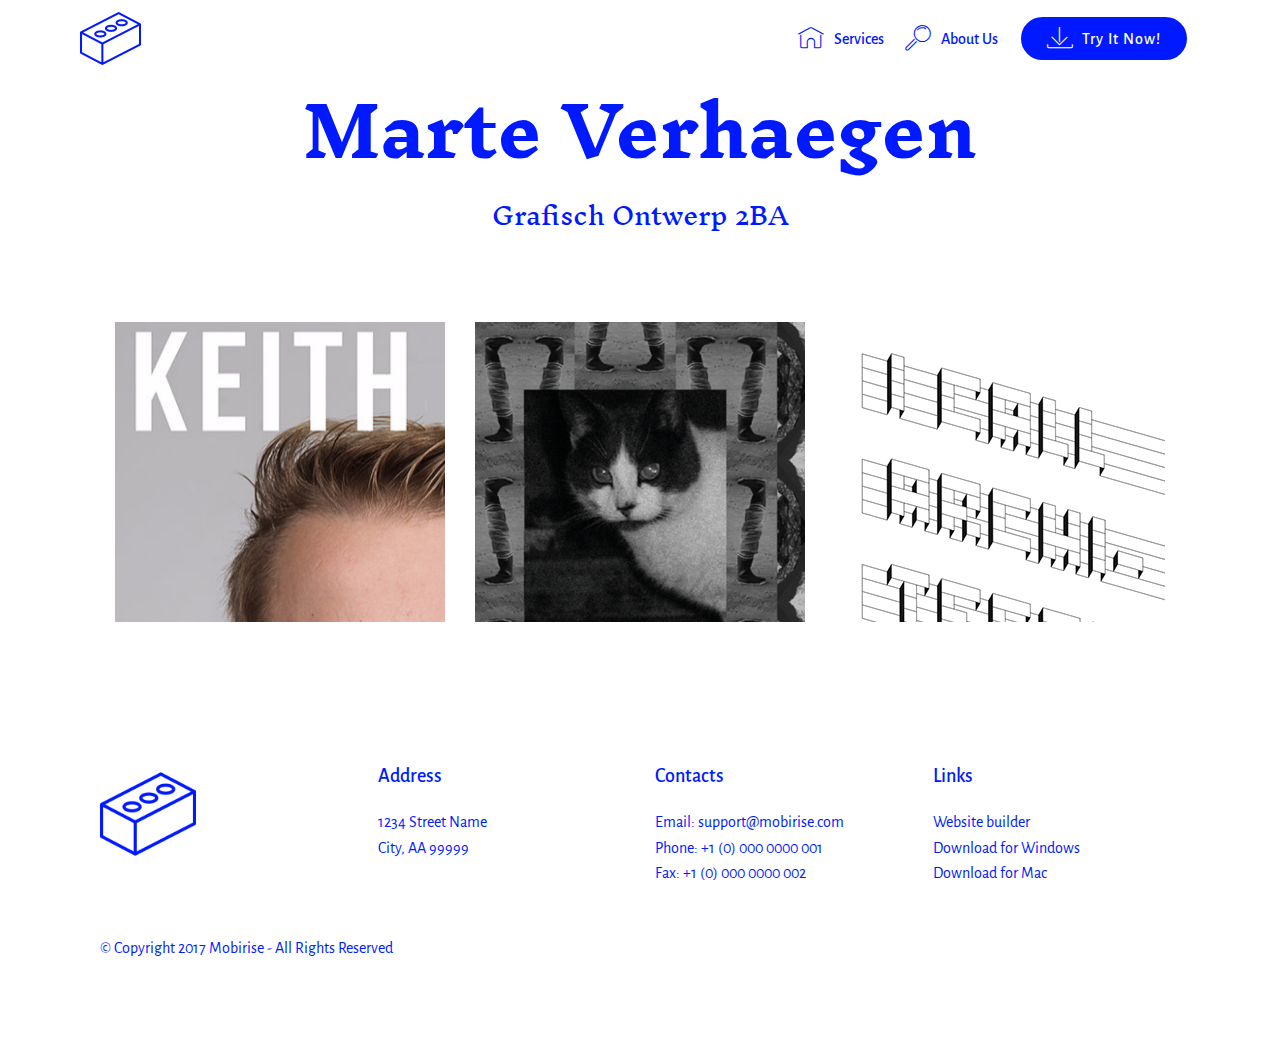
<file: index.html>
<!DOCTYPE html>
<html >
<head>
  <!-- Site made with Mobirise Website Builder v4.8.3, https://mobirise.com -->
  <meta charset="UTF-8">
  <meta http-equiv="X-UA-Compatible" content="IE=edge">
  <meta name="generator" content="Mobirise v4.8.3, mobirise.com">
  <meta name="viewport" content="width=device-width, initial-scale=1, minimum-scale=1">
  <link rel="shortcut icon" href="assets/images/2.svg" type="image/x-icon">
  <meta name="description" content="">
  <title>Home</title>
  <link rel="stylesheet" href="assets/web/assets/mobirise-icons/mobirise-icons.css">
  <link rel="stylesheet" href="assets/tether/tether.min.css">
  <link rel="stylesheet" href="assets/bootstrap/css/bootstrap.min.css">
  <link rel="stylesheet" href="assets/bootstrap/css/bootstrap-grid.min.css">
  <link rel="stylesheet" href="assets/bootstrap/css/bootstrap-reboot.min.css">
  <link rel="stylesheet" href="assets/socicon/css/styles.css">
  <link rel="stylesheet" href="assets/dropdown/css/style.css">
  <link rel="stylesheet" href="assets/theme/css/style.css">
  <link rel="stylesheet" href="assets/mobirise/css/mbr-additional.css" type="text/css">
  
  
  
</head>
<body>
  <section class="menu cid-qTkzRZLJNu" once="menu" id="menu1-0">

    

    <nav class="navbar navbar-expand beta-menu navbar-dropdown align-items-center navbar-fixed-top navbar-toggleable-sm">
        <button class="navbar-toggler navbar-toggler-right" type="button" data-toggle="collapse" data-target="#navbarSupportedContent" aria-controls="navbarSupportedContent" aria-expanded="false" aria-label="Toggle navigation">
            <div class="hamburger">
                <span></span>
                <span></span>
                <span></span>
                <span></span>
            </div>
        </button>
        <div class="menu-logo">
            <div class="navbar-brand">
                <span class="navbar-logo">
                    <a href="https://mobirise.com">
                         <img src="assets/images/brick-copy-122x122.png" alt="Mobirise" title="" style="height: 3.8rem;">
                    </a>
                </span>
                <span class="navbar-caption-wrap"><a class="navbar-caption text-primary display-4" href="https://mobirise.com"></a></span>
            </div>
        </div>
        <div class="collapse navbar-collapse" id="navbarSupportedContent">
            <ul class="navbar-nav nav-dropdown" data-app-modern-menu="true"><li class="nav-item">
                    <a class="nav-link link text-primary display-4" href="https://mobirise.com">
                        <span class="mbri-home mbr-iconfont mbr-iconfont-btn"></span>
                        Services
                    </a>
                </li>
                <li class="nav-item">
                    <a class="nav-link link text-primary display-4" href="https://mobirise.com">
                        <span class="mbri-search mbr-iconfont mbr-iconfont-btn"></span>
                        About Us
                    </a>
                </li></ul>
            <div class="navbar-buttons mbr-section-btn">
                <a class="btn btn-sm btn-primary display-4" href="https://mobirise.com">
                    <span class="mbri-save mbr-iconfont mbr-iconfont-btn "></span>
                    Try It Now!
                </a>
            </div>
        </div>
    </nav>
</section>

<section class="engine"><a href="https://mobiri.se/t">free amp template</a></section><section class="cid-r4LBLuCfRH" id="header2-6">

    

    

    <div class="container align-center">
        <div class="row justify-content-md-center">
            <div class="mbr-white col-md-10">
                <h1 class="mbr-section-title mbr-bold pb-3 mbr-fonts-style display-1">Marte Verhaegen</h1>
                
                <p class="mbr-text pb-3 mbr-fonts-style display-5">
                    Grafisch Ontwerp 2BA</p>
                
            </div>
        </div>
    </div>
    
</section>

<section class="features15 cid-r4LCFZqZFH" id="features15-a">

    

    
    <div class="container">
        
        

        <div class="media-container-row container pt-5 mt-2">

            <div class="col-12 col-md-6 mb-4 col-lg-4">
                <div class="card flip-card p-5 align-center">
                    <div class="card-front card_cont">
                        <img src="assets/images/1-1-620x877.jpg" alt="Mobirise" title="">
                    </div>
                    <div class="card_back card_cont">
                        <h4 class="card-title display-5 py-2 mbr-fonts-style"><a href="page1.html" class="text-white">
                            Blind Date</a></h4>
                        <p class="mbr-text mbr-fonts-style display-7"></p><p><a href="page1.html"></a>In duo ontwerp je een diptiek, het tweeluik moet zichtbaar maken of jullie combinatie een match of een mismatch is. Elke poster bevat een portret + naam van de persoon in kwestie, gecombineerd met een slagzin of woord die de match of de mismatch duidelijk maakt.</p><p></p>
                    </div>
                </div>
            </div>

            <div class="col-12 col-md-6 mb-4 col-lg-4">
                
                <div class="card flip-card p-5 align-center">
                    <div class="card-front card_cont">
                        <img src="assets/images/schermafbeelding-2018-10-01-om-22.08.37-785x569.png" alt="Mobirise" title="">
                    </div>
                    <div class="card_back card_cont">
                        <h4 class="card-title py-2 mbr-fonts-style display-5">
                            Abecedarium</h4>
                        <p class="mbr-text mbr-fonts-style display-7">Een publicatie van 28 pagina’s, waarbij op elke pagina één letter behandeld wordt.</p>
                    </div>
                </div>
            </div>
            
            <div class="col-12 col-md-6 mb-4 col-lg-4">
                <div class="card flip-card p-5 align-center">
                    <div class="card-front card_cont">
                        <img src="assets/images/schermafbeelding-2018-10-01-om-22.04.19-448x650.png" alt="Mobirise" title="">
                    </div>
                    <div class="card_back card_cont">
                        <h4 class="card-title py-2 mbr-fonts-style display-5">Words are but the signs of ideas</h4>
                        <p class="mbr-text mbr-fonts-style display-7">
                            Geef vorm aan een quote.</p>
                    </div>
                </div> 
            </div>

            
        </div>
</div></section>

<section class="cid-qTkAaeaxX5" id="footer1-2">

    

    

    <div class="container">
        <div class="media-container-row content text-white">
            <div class="col-12 col-md-3">
                <div class="media-wrap">
                    <a href="https://mobirise.com/">
                        <img src="assets/images/brick-copy-122x122.png" alt="Mobirise" title="">
                    </a>
                </div>
            </div>
            <div class="col-12 col-md-3 mbr-fonts-style display-7">
                <h5 class="pb-3">
                    Address
                </h5>
                <p class="mbr-text">
                    1234 Street Name
                    <br>City, AA 99999
                </p>
            </div>
            <div class="col-12 col-md-3 mbr-fonts-style display-7">
                <h5 class="pb-3">
                    Contacts
                </h5>
                <p class="mbr-text">
                    Email: support@mobirise.com
                    <br>Phone: +1 (0) 000 0000 001
                    <br>Fax: +1 (0) 000 0000 002
                </p>
            </div>
            <div class="col-12 col-md-3 mbr-fonts-style display-7">
                <h5 class="pb-3">
                    Links
                </h5>
                <p class="mbr-text">
                    <a class="text-primary" href="https://mobirise.com/">Website builder</a>
                    <br><a class="text-primary" href="https://mobirise.com/mobirise-free-win.zip">Download for Windows</a>
                    <br><a class="text-primary" href="https://mobirise.com/mobirise-free-mac.zip">Download for Mac</a>
                </p>
            </div>
        </div>
        <div class="footer-lower">
            <div class="media-container-row">
                <div class="col-sm-12">
                    <hr>
                </div>
            </div>
            <div class="media-container-row mbr-white">
                <div class="col-sm-6 copyright">
                    <p class="mbr-text mbr-fonts-style display-7">
                        © Copyright 2017 Mobirise - All Rights Reserved
                    </p>
                </div>
                <div class="col-md-6">
                    <div class="social-list align-right">
                        <div class="soc-item">
                            <a href="https://twitter.com/mobirise" target="_blank">
                                <span class="socicon-twitter socicon mbr-iconfont mbr-iconfont-social"></span>
                            </a>
                        </div>
                        <div class="soc-item">
                            <a href="https://www.facebook.com/pages/Mobirise/1616226671953247" target="_blank">
                                <span class="socicon-facebook socicon mbr-iconfont mbr-iconfont-social"></span>
                            </a>
                        </div>
                        <div class="soc-item">
                            <a href="https://www.youtube.com/c/mobirise" target="_blank">
                                <span class="socicon-youtube socicon mbr-iconfont mbr-iconfont-social"></span>
                            </a>
                        </div>
                        <div class="soc-item">
                            <a href="https://instagram.com/mobirise" target="_blank">
                                <span class="socicon-instagram socicon mbr-iconfont mbr-iconfont-social"></span>
                            </a>
                        </div>
                        <div class="soc-item">
                            <a href="https://plus.google.com/u/0/+Mobirise" target="_blank">
                                <span class="socicon-googleplus socicon mbr-iconfont mbr-iconfont-social"></span>
                            </a>
                        </div>
                        <div class="soc-item">
                            <a href="https://www.behance.net/Mobirise" target="_blank">
                                <span class="socicon-behance socicon mbr-iconfont mbr-iconfont-social"></span>
                            </a>
                        </div>
                    </div>
                </div>
            </div>
        </div>
    </div>
</section>


  <script src="assets/web/assets/jquery/jquery.min.js"></script>
  <script src="assets/popper/popper.min.js"></script>
  <script src="assets/tether/tether.min.js"></script>
  <script src="assets/bootstrap/js/bootstrap.min.js"></script>
  <script src="assets/dropdown/js/script.min.js"></script>
  <script src="assets/touchswipe/jquery.touch-swipe.min.js"></script>
  <script src="assets/mbr-flip-card/mbr-flip-card.js"></script>
  <script src="assets/smoothscroll/smooth-scroll.js"></script>
  <script src="assets/theme/js/script.js"></script>
  
  
</body>
</html>
</file>
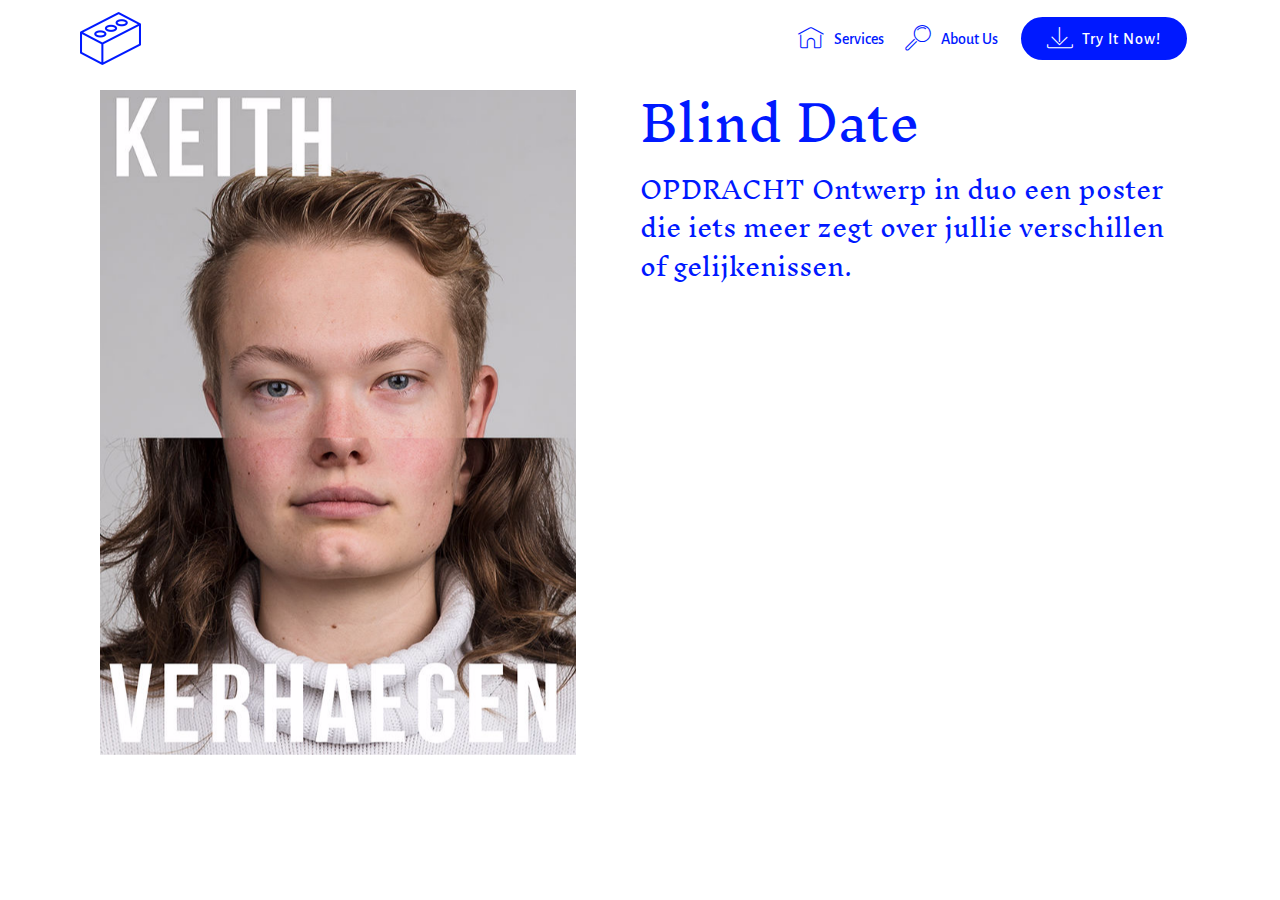
<file: page1.html>
<!DOCTYPE html>
<html >
<head>
  <!-- Site made with Mobirise Website Builder v4.8.3, https://mobirise.com -->
  <meta charset="UTF-8">
  <meta http-equiv="X-UA-Compatible" content="IE=edge">
  <meta name="generator" content="Mobirise v4.8.3, mobirise.com">
  <meta name="viewport" content="width=device-width, initial-scale=1, minimum-scale=1">
  <link rel="shortcut icon" href="assets/images/2.svg" type="image/x-icon">
  <meta name="description" content="Website Builder Description">
  <title>Blind Date</title>
  <link rel="stylesheet" href="assets/web/assets/mobirise-icons/mobirise-icons.css">
  <link rel="stylesheet" href="assets/tether/tether.min.css">
  <link rel="stylesheet" href="assets/bootstrap/css/bootstrap.min.css">
  <link rel="stylesheet" href="assets/bootstrap/css/bootstrap-grid.min.css">
  <link rel="stylesheet" href="assets/bootstrap/css/bootstrap-reboot.min.css">
  <link rel="stylesheet" href="assets/dropdown/css/style.css">
  <link rel="stylesheet" href="assets/theme/css/style.css">
  <link rel="stylesheet" href="assets/mobirise/css/mbr-additional.css" type="text/css">
  
  
  
</head>
<body>
  <section class="menu cid-qTkzRZLJNu" once="menu" id="menu1-5">

    

    <nav class="navbar navbar-expand beta-menu navbar-dropdown align-items-center navbar-fixed-top navbar-toggleable-sm">
        <button class="navbar-toggler navbar-toggler-right" type="button" data-toggle="collapse" data-target="#navbarSupportedContent" aria-controls="navbarSupportedContent" aria-expanded="false" aria-label="Toggle navigation">
            <div class="hamburger">
                <span></span>
                <span></span>
                <span></span>
                <span></span>
            </div>
        </button>
        <div class="menu-logo">
            <div class="navbar-brand">
                <span class="navbar-logo">
                    <a href="https://mobirise.com">
                         <img src="assets/images/brick-copy-122x122.png" alt="Mobirise" title="" style="height: 3.8rem;">
                    </a>
                </span>
                <span class="navbar-caption-wrap"><a class="navbar-caption text-primary display-4" href="https://mobirise.com"></a></span>
            </div>
        </div>
        <div class="collapse navbar-collapse" id="navbarSupportedContent">
            <ul class="navbar-nav nav-dropdown" data-app-modern-menu="true"><li class="nav-item">
                    <a class="nav-link link text-primary display-4" href="https://mobirise.com">
                        <span class="mbri-home mbr-iconfont mbr-iconfont-btn"></span>
                        Services
                    </a>
                </li>
                <li class="nav-item">
                    <a class="nav-link link text-primary display-4" href="https://mobirise.com">
                        <span class="mbri-search mbr-iconfont mbr-iconfont-btn"></span>
                        About Us
                    </a>
                </li></ul>
            <div class="navbar-buttons mbr-section-btn">
                <a class="btn btn-sm btn-primary display-4" href="https://mobirise.com">
                    <span class="mbri-save mbr-iconfont mbr-iconfont-btn "></span>
                    Try It Now!
                </a>
            </div>
        </div>
    </nav>
</section>

<section class="engine"><a href="https://mobiri.se">Mobirise</a></section><section class="features11 cid-r5g5FzavtJ" id="features11-6">

    

    

    <div class="container">   
        <div class="col-md-12">
            <div class="media-container-row">
                <div class="mbr-figure" style="width: 50%;">
                    <img src="assets/images/1-1-620x877.jpg" alt="Mobirise" title="">
                </div>
                <div class=" align-left aside-content">
                    <h2 class="mbr-title pt-2 mbr-fonts-style display-2">
                        Blind Date</h2>
                    <div class="mbr-section-text">
                        <p class="mbr-text mb-5 pt-3 mbr-light mbr-fonts-style display-5">OPDRACHT Ontwerp in duo een poster die iets meer zegt over jullie verschillen of gelijkenissen.</p>
                    </div>

                    
                </div>
            </div>
        </div> 
    </div>          
</section>


  <script src="assets/web/assets/jquery/jquery.min.js"></script>
  <script src="assets/popper/popper.min.js"></script>
  <script src="assets/tether/tether.min.js"></script>
  <script src="assets/bootstrap/js/bootstrap.min.js"></script>
  <script src="assets/smoothscroll/smooth-scroll.js"></script>
  <script src="assets/dropdown/js/script.min.js"></script>
  <script src="assets/touchswipe/jquery.touch-swipe.min.js"></script>
  <script src="assets/theme/js/script.js"></script>
  
  
</body>
</html>
</file>
<file: assets/web/assets/mobirise-icons/mobirise-icons.css>
@font-face {
  font-family: 'MobiriseIcons';
  src:  url('mobirise-icons.eot?spat4u');
  src:  url('mobirise-icons.eot?spat4u#iefix') format('embedded-opentype'),
    url('mobirise-icons.ttf?spat4u') format('truetype'),
    url('mobirise-icons.woff?spat4u') format('woff'),
    url('mobirise-icons.svg?spat4u#MobiriseIcons') format('svg');
  font-weight: normal;
  font-style: normal;
}

[class^="mbri-"], [class*=" mbri-"] {
  /* use !important to prevent issues with browser extensions that change fonts */
  font-family: MobiriseIcons !important;
  speak: none;
  font-style: normal;
  font-weight: normal;
  font-variant: normal;
  text-transform: none;
  line-height: 1;

  /* Better Font Rendering =========== */
  -webkit-font-smoothing: antialiased;
  -moz-osx-font-smoothing: grayscale;
}

.mbri-add-submenu:before {
  content: "\e900";
}
.mbri-alert:before {
  content: "\e901";
}
.mbri-align-center:before {
  content: "\e902";
}
.mbri-align-justify:before {
  content: "\e903";
}
.mbri-align-left:before {
  content: "\e904";
}
.mbri-align-right:before {
  content: "\e905";
}
.mbri-android:before {
  content: "\e906";
}
.mbri-apple:before {
  content: "\e907";
}
.mbri-arrow-down:before {
  content: "\e908";
}
.mbri-arrow-next:before {
  content: "\e909";
}
.mbri-arrow-prev:before {
  content: "\e90a";
}
.mbri-arrow-up:before {
  content: "\e90b";
}
.mbri-bold:before {
  content: "\e90c";
}
.mbri-bookmark:before {
  content: "\e90d";
}
.mbri-bootstrap:before {
  content: "\e90e";
}
.mbri-briefcase:before {
  content: "\e90f";
}
.mbri-browse:before {
  content: "\e910";
}
.mbri-bulleted-list:before {
  content: "\e911";
}
.mbri-calendar:before {
  content: "\e912";
}
.mbri-camera:before {
  content: "\e913";
}
.mbri-cart-add:before {
  content: "\e914";
}
.mbri-cart-full:before {
  content: "\e915";
}
.mbri-cash:before {
  content: "\e916";
}
.mbri-change-style:before {
  content: "\e917";
}
.mbri-chat:before {
  content: "\e918";
}
.mbri-clock:before {
  content: "\e919";
}
.mbri-close:before {
  content: "\e91a";
}
.mbri-cloud:before {
  content: "\e91b";
}
.mbri-code:before {
  content: "\e91c";
}
.mbri-contact-form:before {
  content: "\e91d";
}
.mbri-credit-card:before {
  content: "\e91e";
}
.mbri-cursor-click:before {
  content: "\e91f";
}
.mbri-cust-feedback:before {
  content: "\e920";
}
.mbri-database:before {
  content: "\e921";
}
.mbri-delivery:before {
  content: "\e922";
}
.mbri-desktop:before {
  content: "\e923";
}
.mbri-devices:before {
  content: "\e924";
}
.mbri-down:before {
  content: "\e925";
}
.mbri-download:before {
  content: "\e989";
}
.mbri-drag-n-drop:before {
  content: "\e927";
}
.mbri-drag-n-drop2:before {
  content: "\e928";
}
.mbri-edit:before {
  content: "\e929";
}
.mbri-edit2:before {
  content: "\e92a";
}
.mbri-error:before {
  content: "\e92b";
}
.mbri-extension:before {
  content: "\e92c";
}
.mbri-features:before {
  content: "\e92d";
}
.mbri-file:before {
  content: "\e92e";
}
.mbri-flag:before {
  content: "\e92f";
}
.mbri-folder:before {
  content: "\e930";
}
.mbri-gift:before {
  content: "\e931";
}
.mbri-github:before {
  content: "\e932";
}
.mbri-globe:before {
  content: "\e933";
}
.mbri-globe-2:before {
  content: "\e934";
}
.mbri-growing-chart:before {
  content: "\e935";
}
.mbri-hearth:before {
  content: "\e936";
}
.mbri-help:before {
  content: "\e937";
}
.mbri-home:before {
  content: "\e938";
}
.mbri-hot-cup:before {
  content: "\e939";
}
.mbri-idea:before {
  content: "\e93a";
}
.mbri-image-gallery:before {
  content: "\e93b";
}
.mbri-image-slider:before {
  content: "\e93c";
}
.mbri-info:before {
  content: "\e93d";
}
.mbri-italic:before {
  content: "\e93e";
}
.mbri-key:before {
  content: "\e93f";
}
.mbri-laptop:before {
  content: "\e940";
}
.mbri-layers:before {
  content: "\e941";
}
.mbri-left-right:before {
  content: "\e942";
}
.mbri-left:before {
  content: "\e943";
}
.mbri-letter:before {
  content: "\e944";
}
.mbri-like:before {
  content: "\e945";
}
.mbri-link:before {
  content: "\e946";
}
.mbri-lock:before {
  content: "\e947";
}
.mbri-login:before {
  content: "\e948";
}
.mbri-logout:before {
  content: "\e949";
}
.mbri-magic-stick:before {
  content: "\e94a";
}
.mbri-map-pin:before {
  content: "\e94b";
}
.mbri-menu:before {
  content: "\e94c";
}
.mbri-mobile:before {
  content: "\e94d";
}
.mbri-mobile2:before {
  content: "\e94e";
}
.mbri-mobirise:before {
  content: "\e94f";
}
.mbri-more-horizontal:before {
  content: "\e950";
}
.mbri-more-vertical:before {
  content: "\e951";
}
.mbri-music:before {
  content: "\e952";
}
.mbri-new-file:before {
  content: "\e953";
}
.mbri-numbered-list:before {
  content: "\e954";
}
.mbri-opened-folder:before {
  content: "\e955";
}
.mbri-pages:before {
  content: "\e956";
}
.mbri-paper-plane:before {
  content: "\e957";
}
.mbri-paperclip:before {
  content: "\e958";
}
.mbri-photo:before {
  content: "\e959";
}
.mbri-photos:before {
  content: "\e95a";
}
.mbri-pin:before {
  content: "\e95b";
}
.mbri-play:before {
  content: "\e95c";
}
.mbri-plus:before {
  content: "\e95d";
}
.mbri-preview:before {
  content: "\e95e";
}
.mbri-print:before {
  content: "\e95f";
}
.mbri-protect:before {
  content: "\e960";
}
.mbri-question:before {
  content: "\e961";
}
.mbri-quote-left:before {
  content: "\e962";
}
.mbri-quote-right:before {
  content: "\e963";
}
.mbri-refresh:before {
  content: "\e964";
}
.mbri-responsive:before {
  content: "\e965";
}
.mbri-right:before {
  content: "\e966";
}
.mbri-rocket:before {
  content: "\e967";
}
.mbri-sad-face:before {
  content: "\e968";
}
.mbri-sale:before {
  content: "\e969";
}
.mbri-save:before {
  content: "\e96a";
}
.mbri-search:before {
  content: "\e96b";
}
.mbri-setting:before {
  content: "\e96c";
}
.mbri-setting2:before {
  content: "\e96d";
}
.mbri-setting3:before {
  content: "\e96e";
}
.mbri-share:before {
  content: "\e96f";
}
.mbri-shopping-bag:before {
  content: "\e970";
}
.mbri-shopping-basket:before {
  content: "\e971";
}
.mbri-shopping-cart:before {
  content: "\e972";
}
.mbri-sites:before {
  content: "\e973";
}
.mbri-smile-face:before {
  content: "\e974";
}
.mbri-speed:before {
  content: "\e975";
}
.mbri-star:before {
  content: "\e976";
}
.mbri-success:before {
  content: "\e977";
}
.mbri-sun:before {
  content: "\e978";
}
.mbri-sun2:before {
  content: "\e979";
}
.mbri-tablet:before {
  content: "\e97a";
}
.mbri-tablet-vertical:before {
  content: "\e97b";
}
.mbri-target:before {
  content: "\e97c";
}
.mbri-timer:before {
  content: "\e97d";
}
.mbri-to-ftp:before {
  content: "\e97e";
}
.mbri-to-local-drive:before {
  content: "\e97f";
}
.mbri-touch-swipe:before {
  content: "\e980";
}
.mbri-touch:before {
  content: "\e981";
}
.mbri-trash:before {
  content: "\e982";
}
.mbri-underline:before {
  content: "\e983";
}
.mbri-unlink:before {
  content: "\e984";
}
.mbri-unlock:before {
  content: "\e985";
}
.mbri-up-down:before {
  content: "\e986";
}
.mbri-up:before {
  content: "\e987";
}
.mbri-update:before {
  content: "\e988";
}
.mbri-upload:before {
 content: "\e926"; 
}
.mbri-user:before {
  content: "\e98a";
}
.mbri-user2:before {
  content: "\e98b";
}
.mbri-users:before {
  content: "\e98c";
}
.mbri-video:before {
  content: "\e98d";
}
.mbri-video-play:before {
  content: "\e98e";
}
.mbri-watch:before {
  content: "\e98f";
}
.mbri-website-theme:before {
  content: "\e990";
}
.mbri-wifi:before {
  content: "\e991";
}
.mbri-windows:before {
  content: "\e992";
}
.mbri-zoom-out:before {
  content: "\e993";
}
.mbri-redo:before {
  content: "\e994";
}
.mbri-undo:before {
  content: "\e995";
}
</file>
<file: assets/socicon/css/styles.css>
@charset "UTF-8";

@font-face {
  font-family: "socicon";
  src:url("../fonts/socicon.eot");
  src:url("../fonts/socicon.eot?#iefix") format("embedded-opentype"),
    url("../fonts/socicon.woff") format("woff"),
    url("../fonts/socicon.ttf") format("truetype"),
    url("../fonts/socicon.svg#socicon") format("svg");
  font-weight: normal;
  font-style: normal;

}

[data-icon]:before {
  font-family: "socicon" !important;
  content: attr(data-icon);
  font-style: normal !important;
  font-weight: normal !important;
  font-variant: normal !important;
  text-transform: none !important;
  speak: none;
  line-height: 1;
  -webkit-font-smoothing: antialiased;
  -moz-osx-font-smoothing: grayscale;
}

[class^="socicon-"]:before,
[class*=" socicon-"]:before {
  font-family: "socicon" !important;
  font-style: normal !important;
  font-weight: normal !important;
  font-variant: normal !important;
  text-transform: none !important;
  speak: none;
  line-height: 1;
  -webkit-font-smoothing: antialiased;
  -moz-osx-font-smoothing: grayscale;
}

.socicon-modelmayhem:before {
  content: "\e000";
}
.socicon-mixcloud:before {
  content: "\e001";
}
.socicon-drupal:before {
  content: "\e002";
}
.socicon-swarm:before {
  content: "\e003";
}
.socicon-istock:before {
  content: "\e004";
}
.socicon-yammer:before {
  content: "\e005";
}
.socicon-ello:before {
  content: "\e006";
}
.socicon-stackoverflow:before {
  content: "\e007";
}
.socicon-persona:before {
  content: "\e008";
}
.socicon-triplej:before {
  content: "\e009";
}
.socicon-houzz:before {
  content: "\e00a";
}
.socicon-rss:before {
  content: "\e00b";
}
.socicon-paypal:before {
  content: "\e00c";
}
.socicon-odnoklassniki:before {
  content: "\e00d";
}
.socicon-airbnb:before {
  content: "\e00e";
}
.socicon-periscope:before {
  content: "\e00f";
}
.socicon-outlook:before {
  content: "\e010";
}
.socicon-coderwall:before {
  content: "\e011";
}
.socicon-tripadvisor:before {
  content: "\e012";
}
.socicon-appnet:before {
  content: "\e013";
}
.socicon-goodreads:before {
  content: "\e014";
}
.socicon-tripit:before {
  content: "\e015";
}
.socicon-lanyrd:before {
  content: "\e016";
}
.socicon-slideshare:before {
  content: "\e017";
}
.socicon-buffer:before {
  content: "\e018";
}
.socicon-disqus:before {
  content: "\e019";
}
.socicon-vkontakte:before {
  content: "\e01a";
}
.socicon-whatsapp:before {
  content: "\e01b";
}
.socicon-patreon:before {
  content: "\e01c";
}
.socicon-storehouse:before {
  content: "\e01d";
}
.socicon-pocket:before {
  content: "\e01e";
}
.socicon-mail:before {
  content: "\e01f";
}
.socicon-blogger:before {
  content: "\e020";
}
.socicon-technorati:before {
  content: "\e021";
}
.socicon-reddit:before {
  content: "\e022";
}
.socicon-dribbble:before {
  content: "\e023";
}
.socicon-stumbleupon:before {
  content: "\e024";
}
.socicon-digg:before {
  content: "\e025";
}
.socicon-envato:before {
  content: "\e026";
}
.socicon-behance:before {
  content: "\e027";
}
.socicon-delicious:before {
  content: "\e028";
}
.socicon-deviantart:before {
  content: "\e029";
}
.socicon-forrst:before {
  content: "\e02a";
}
.socicon-play:before {
  content: "\e02b";
}
.socicon-zerply:before {
  content: "\e02c";
}
.socicon-wikipedia:before {
  content: "\e02d";
}
.socicon-apple:before {
  content: "\e02e";
}
.socicon-flattr:before {
  content: "\e02f";
}
.socicon-github:before {
  content: "\e030";
}
.socicon-renren:before {
  content: "\e031";
}
.socicon-friendfeed:before {
  content: "\e032";
}
.socicon-newsvine:before {
  content: "\e033";
}
.socicon-identica:before {
  content: "\e034";
}
.socicon-bebo:before {
  content: "\e035";
}
.socicon-zynga:before {
  content: "\e036";
}
.socicon-steam:before {
  content: "\e037";
}
.socicon-xbox:before {
  content: "\e038";
}
.socicon-windows:before {
  content: "\e039";
}
.socicon-qq:before {
  content: "\e03a";
}
.socicon-douban:before {
  content: "\e03b";
}
.socicon-meetup:before {
  content: "\e03c";
}
.socicon-playstation:before {
  content: "\e03d";
}
.socicon-android:before {
  content: "\e03e";
}
.socicon-snapchat:before {
  content: "\e03f";
}
.socicon-twitter:before {
  content: "\e040";
}
.socicon-facebook:before {
  content: "\e041";
}
.socicon-googleplus:before {
  content: "\e042";
}
.socicon-pinterest:before {
  content: "\e043";
}
.socicon-foursquare:before {
  content: "\e044";
}
.socicon-yahoo:before {
  content: "\e045";
}
.socicon-skype:before {
  content: "\e046";
}
.socicon-yelp:before {
  content: "\e047";
}
.socicon-feedburner:before {
  content: "\e048";
}
.socicon-linkedin:before {
  content: "\e049";
}
.socicon-viadeo:before {
  content: "\e04a";
}
.socicon-xing:before {
  content: "\e04b";
}
.socicon-myspace:before {
  content: "\e04c";
}
.socicon-soundcloud:before {
  content: "\e04d";
}
.socicon-spotify:before {
  content: "\e04e";
}
.socicon-grooveshark:before {
  content: "\e04f";
}
.socicon-lastfm:before {
  content: "\e050";
}
.socicon-youtube:before {
  content: "\e051";
}
.socicon-vimeo:before {
  content: "\e052";
}
.socicon-dailymotion:before {
  content: "\e053";
}
.socicon-vine:before {
  content: "\e054";
}
.socicon-flickr:before {
  content: "\e055";
}
.socicon-500px:before {
  content: "\e056";
}
.socicon-wordpress:before {
  content: "\e058";
}
.socicon-tumblr:before {
  content: "\e059";
}
.socicon-twitch:before {
  content: "\e05a";
}
.socicon-8tracks:before {
  content: "\e05b";
}
.socicon-amazon:before {
  content: "\e05c";
}
.socicon-icq:before {
  content: "\e05d";
}
.socicon-smugmug:before {
  content: "\e05e";
}
.socicon-ravelry:before {
  content: "\e05f";
}
.socicon-weibo:before {
  content: "\e060";
}
.socicon-baidu:before {
  content: "\e061";
}
.socicon-angellist:before {
  content: "\e062";
}
.socicon-ebay:before {
  content: "\e063";
}
.socicon-imdb:before {
  content: "\e064";
}
.socicon-stayfriends:before {
  content: "\e065";
}
.socicon-residentadvisor:before {
  content: "\e066";
}
.socicon-google:before {
  content: "\e067";
}
.socicon-yandex:before {
  content: "\e068";
}
.socicon-sharethis:before {
  content: "\e069";
}
.socicon-bandcamp:before {
  content: "\e06a";
}
.socicon-itunes:before {
  content: "\e06b";
}
.socicon-deezer:before {
  content: "\e06c";
}
.socicon-telegram:before {
  content: "\e06e";
}
.socicon-openid:before {
  content: "\e06f";
}
.socicon-amplement:before {
  content: "\e070";
}
.socicon-viber:before {
  content: "\e071";
}
.socicon-zomato:before {
  content: "\e072";
}
.socicon-draugiem:before {
  content: "\e074";
}
.socicon-endomodo:before {
  content: "\e075";
}
.socicon-filmweb:before {
  content: "\e076";
}
.socicon-stackexchange:before {
  content: "\e077";
}
.socicon-wykop:before {
  content: "\e078";
}
.socicon-teamspeak:before {
  content: "\e079";
}
.socicon-teamviewer:before {
  content: "\e07a";
}
.socicon-ventrilo:before {
  content: "\e07b";
}
.socicon-younow:before {
  content: "\e07c";
}
.socicon-raidcall:before {
  content: "\e07d";
}
.socicon-mumble:before {
  content: "\e07e";
}
.socicon-medium:before {
  content: "\e06d";
}
.socicon-bebee:before {
  content: "\e07f";
}
.socicon-hitbox:before {
  content: "\e080";
}
.socicon-reverbnation:before {
  content: "\e081";
}
.socicon-formulr:before {
  content: "\e082";
}
.socicon-instagram:before {
  content: "\e057";
}
.socicon-battlenet:before {
  content: "\e083";
}
.socicon-chrome:before {
  content: "\e084";
}
.socicon-discord:before {
  content: "\e086";
}
.socicon-issuu:before {
  content: "\e087";
}
.socicon-macos:before {
  content: "\e088";
}
.socicon-firefox:before {
  content: "\e089";
}
.socicon-opera:before {
  content: "\e08d";
}
.socicon-keybase:before {
  content: "\e090";
}
.socicon-alliance:before {
  content: "\e091";
}
.socicon-livejournal:before {
  content: "\e092";
}
.socicon-googlephotos:before {
  content: "\e093";
}
.socicon-horde:before {
  content: "\e094";
}
.socicon-etsy:before {
  content: "\e095";
}
.socicon-zapier:before {
  content: "\e096";
}
.socicon-google-scholar:before {
  content: "\e097";
}
.socicon-researchgate:before {
  content: "\e098";
}
.socicon-wechat:before {
  content: "\e099";
}
.socicon-strava:before {
  content: "\e09a";
}
.socicon-line:before {
  content: "\e09b";
}
.socicon-lyft:before {
  content: "\e09c";
}
.socicon-uber:before {
  content: "\e09d";
}
.socicon-songkick:before {
  content: "\e09e";
}
.socicon-viewbug:before {
  content: "\e09f";
}
.socicon-googlegroups:before {
  content: "\e0a0";
}
.socicon-quora:before {
  content: "\e073";
}
.socicon-diablo:before {
  content: "\e085";
}
.socicon-blizzard:before {
  content: "\e0a1";
}
.socicon-hearthstone:before {
  content: "\e08b";
}
.socicon-heroes:before {
  content: "\e08a";
}
.socicon-overwatch:before {
  content: "\e08c";
}
.socicon-warcraft:before {
  content: "\e08e";
}
.socicon-starcraft:before {
  content: "\e08f";
}
.socicon-beam:before {
  content: "\e0a2";
}
.socicon-curse:before {
  content: "\e0a3";
}
.socicon-player:before {
  content: "\e0a4";
}
.socicon-streamjar:before {
  content: "\e0a5";
}
.socicon-nintendo:before {
  content: "\e0a6";
}
.socicon-hellocoton:before {
  content: "\e0a7";
}
</file>
<file: assets/dropdown/css/style.css>
.navbar-dropdown {
  left: 0;
  padding: 0;
  position: absolute;
  right: 0;
  top: 0;
  transition: all 0.45s ease;
  z-index: 1030;
  background: #282828; }
  .navbar-dropdown .navbar-logo {
    margin-right: 0.8rem;
    transition: margin 0.3s ease-in-out;
    vertical-align: middle; }
    .navbar-dropdown .navbar-logo img {
      height: 3.125rem;
      transition: all 0.3s ease-in-out; }
    .navbar-dropdown .navbar-logo.mbr-iconfont {
      font-size: 3.125rem;
      line-height: 3.125rem; }
  .navbar-dropdown .navbar-caption {
    font-weight: 700;
    white-space: normal;
    vertical-align: -4px;
    line-height: 3.125rem !important; }
    .navbar-dropdown .navbar-caption, .navbar-dropdown .navbar-caption:hover {
      color: inherit;
      text-decoration: none; }
  .navbar-dropdown .mbr-iconfont + .navbar-caption {
    vertical-align: -1px; }
  .navbar-dropdown.navbar-fixed-top {
    position: fixed; }
  .navbar-dropdown .navbar-brand span {
    vertical-align: -4px; }
  .navbar-dropdown.bg-color.transparent {
    background: none; }
  .navbar-dropdown.navbar-short .navbar-brand {
    padding: 0.625rem 0; }
    .navbar-dropdown.navbar-short .navbar-brand span {
      vertical-align: -1px; }
  .navbar-dropdown.navbar-short .navbar-caption {
    line-height: 2.375rem !important;
    vertical-align: -2px; }
  .navbar-dropdown.navbar-short .navbar-logo {
    margin-right: 0.5rem; }
    .navbar-dropdown.navbar-short .navbar-logo img {
      height: 2.375rem; }
    .navbar-dropdown.navbar-short .navbar-logo.mbr-iconfont {
      font-size: 2.375rem;
      line-height: 2.375rem; }
  .navbar-dropdown.navbar-short .mbr-table-cell {
    height: 3.625rem; }
  .navbar-dropdown .navbar-close {
    left: 0.6875rem;
    position: fixed;
    top: 0.75rem;
    z-index: 1000; }
  .navbar-dropdown .hamburger-icon {
    content: "";
    display: inline-block;
    vertical-align: middle;
    width: 16px;
    -webkit-box-shadow: 0 -6px 0 1px #282828,0 0 0 1px #282828,0 6px 0 1px #282828;
    -moz-box-shadow: 0 -6px 0 1px #282828,0 0 0 1px #282828,0 6px 0 1px #282828;
    box-shadow: 0 -6px 0 1px #282828,0 0 0 1px #282828,0 6px 0 1px #282828; }

.dropdown-menu .dropdown-toggle[data-toggle="dropdown-submenu"]::after {
  border-bottom: 0.35em solid transparent;
  border-left: 0.35em solid;
  border-right: 0;
  border-top: 0.35em solid transparent;
  margin-left: 0.3rem; }

.dropdown-menu .dropdown-item:focus {
  outline: 0; }

.nav-dropdown {
  font-size: 0.75rem;
  font-weight: 500;
  height: auto !important; }
  .nav-dropdown .nav-btn {
    padding-left: 1rem; }
  .nav-dropdown .link {
    margin: .667em 1.667em;
    font-weight: 500;
    padding: 0;
    transition: color .2s ease-in-out; }
    .nav-dropdown .link.dropdown-toggle {
      margin-right: 2.583em; }
      .nav-dropdown .link.dropdown-toggle::after {
        margin-left: .25rem;
        border-top: 0.35em solid;
        border-right: 0.35em solid transparent;
        border-left: 0.35em solid transparent;
        border-bottom: 0; }
      .nav-dropdown .link.dropdown-toggle[aria-expanded="true"] {
        margin: 0;
        padding: 0.667em 3.263em  0.667em 1.667em; }
  .nav-dropdown .link::after,
  .nav-dropdown .dropdown-item::after {
    color: inherit; }
  .nav-dropdown .btn {
    font-size: 0.75rem;
    font-weight: 700;
    letter-spacing: 0;
    margin-bottom: 0;
    padding-left: 1.25rem;
    padding-right: 1.25rem; }
  .nav-dropdown .dropdown-menu {
    border-radius: 0;
    border: 0;
    left: 0;
    margin: 0;
    padding-bottom: 1.25rem;
    padding-top: 1.25rem;
    position: relative; }
  .nav-dropdown .dropdown-submenu {
    margin-left: 0.125rem;
    top: 0; }
  .nav-dropdown .dropdown-item {
    font-weight: 500;
    line-height: 2;
    padding: 0.3846em 4.615em 0.3846em 1.5385em;
    position: relative;
    transition: color .2s ease-in-out, background-color .2s ease-in-out; }
    .nav-dropdown .dropdown-item::after {
      margin-top: -0.3077em;
      position: absolute;
      right: 1.1538em;
      top: 50%; }
    .nav-dropdown .dropdown-item:focus, .nav-dropdown .dropdown-item:hover {
      background: none; }

@media (max-width: 767px) {
  .nav-dropdown.navbar-toggleable-sm {
    bottom: 0;
    display: none;
    left: 0;
    overflow-x: hidden;
    position: fixed;
    top: 0;
    transform: translateX(-100%);
    -ms-transform: translateX(-100%);
    -webkit-transform: translateX(-100%);
    width: 18.75rem;
    z-index: 999; } }
.nav-dropdown.navbar-toggleable-xl {
  bottom: 0;
  display: none;
  left: 0;
  overflow-x: hidden;
  position: fixed;
  top: 0;
  transform: translateX(-100%);
  -ms-transform: translateX(-100%);
  -webkit-transform: translateX(-100%);
  width: 18.75rem;
  z-index: 999; }

.nav-dropdown-sm {
  display: block !important;
  overflow-x: hidden;
  overflow: auto;
  padding-top: 3.875rem; }
  .nav-dropdown-sm::after {
    content: "";
    display: block;
    height: 3rem;
    width: 100%; }
  .nav-dropdown-sm.collapse.in ~ .navbar-close {
    display: block !important; }
  .nav-dropdown-sm.collapsing, .nav-dropdown-sm.collapse.in {
    transform: translateX(0);
    -ms-transform: translateX(0);
    -webkit-transform: translateX(0);
    transition: all 0.25s ease-out;
    -webkit-transition: all 0.25s ease-out;
    background: #282828; }
  .nav-dropdown-sm.collapsing[aria-expanded="false"] {
    transform: translateX(-100%);
    -ms-transform: translateX(-100%);
    -webkit-transform: translateX(-100%); }
  .nav-dropdown-sm .nav-item {
    display: block;
    margin-left: 0 !important;
    padding-left: 0; }
  .nav-dropdown-sm .link,
  .nav-dropdown-sm .dropdown-item {
    border-top: 1px dotted rgba(255, 255, 255, 0.1);
    font-size: 0.8125rem;
    line-height: 1.6;
    margin: 0 !important;
    padding: 0.875rem 2.4rem 0.875rem 1.5625rem !important;
    position: relative;
    white-space: normal; }
    .nav-dropdown-sm .link:focus, .nav-dropdown-sm .link:hover,
    .nav-dropdown-sm .dropdown-item:focus,
    .nav-dropdown-sm .dropdown-item:hover {
      background: rgba(0, 0, 0, 0.2) !important;
      color: #c0a375; }
  .nav-dropdown-sm .nav-btn {
    position: relative;
    padding: 1.5625rem 1.5625rem 0 1.5625rem; }
    .nav-dropdown-sm .nav-btn::before {
      border-top: 1px dotted rgba(255, 255, 255, 0.1);
      content: "";
      left: 0;
      position: absolute;
      top: 0;
      width: 100%; }
    .nav-dropdown-sm .nav-btn + .nav-btn {
      padding-top: 0.625rem; }
      .nav-dropdown-sm .nav-btn + .nav-btn::before {
        display: none; }
  .nav-dropdown-sm .btn {
    padding: 0.625rem 0; }
  .nav-dropdown-sm .dropdown-toggle[data-toggle="dropdown-submenu"]::after {
    margin-left: .25rem;
    border-top: 0.35em solid;
    border-right: 0.35em solid transparent;
    border-left: 0.35em solid transparent;
    border-bottom: 0; }
  .nav-dropdown-sm .dropdown-toggle[data-toggle="dropdown-submenu"][aria-expanded="true"]::after {
    border-top: 0;
    border-right: 0.35em solid transparent;
    border-left: 0.35em solid transparent;
    border-bottom: 0.35em solid; }
  .nav-dropdown-sm .dropdown-menu {
    margin: 0;
    padding: 0;
    position: relative;
    top: 0;
    left: 0;
    width: 100%;
    border: 0;
    float: none;
    border-radius: 0;
    background: none; }
  .nav-dropdown-sm .dropdown-submenu {
    left: 100%;
    margin-left: 0.125rem;
    margin-top: -1.25rem;
    top: 0; }

.navbar-toggleable-sm .nav-dropdown .dropdown-menu {
  position: absolute; }

.navbar-toggleable-sm .nav-dropdown .dropdown-submenu {
  left: 100%;
  margin-left: 0.125rem;
  margin-top: -1.25rem;
  top: 0; }

.navbar-toggleable-sm.opened .nav-dropdown .dropdown-menu {
  position: relative; }

.navbar-toggleable-sm.opened .nav-dropdown .dropdown-submenu {
  left: 0;
  margin-left: 00rem;
  margin-top: 0rem;
  top: 0; }

.is-builder .nav-dropdown.collapsing {
  transition: none !important; }

/*# sourceMappingURL=style.css.map */
</file>
<file: assets/theme/css/style.css>
/*!
 * Mobirise v4 theme (https://mobirise.com/)
 * Copyright 2017 Mobirise
 */section{background-color:#eeeeee}section,.container,.container-fluid{position:relative;word-wrap:break-word}a.mbr-iconfont:hover{text-decoration:none}.article .lead p,.article .lead ul,.article .lead ol,.article .lead pre,.article .lead blockquote{margin-bottom:0}a{font-style:normal;font-weight:400;cursor:pointer}a,a:hover{text-decoration:none}figure{margin-bottom:0}body{color:#232323}h1,h2,h3,h4,h5,h6,.h1,.h2,.h3,.h4,.h5,.h6,.display-1,.display-2,.display-3,.display-4{line-height:1;word-break:break-word;word-wrap:break-word}b,strong{font-weight:bold}blockquote{padding:10px 0 10px 20px;position:relative;border-left:2px solid;border-color:#ff3366}input:-webkit-autofill,input:-webkit-autofill:hover,input:-webkit-autofill:focus,input:-webkit-autofill:active{transition-delay:9999s;transition-property:background-color, color}textarea[type="hidden"]{display:none}body{position:relative}section{background-position:50% 50%;background-repeat:no-repeat;background-size:cover}section .mbr-background-video,section .mbr-background-video-preview{position:absolute;bottom:0;left:0;right:0;top:0}.hidden{visibility:hidden}.mbr-z-index20{z-index:20}/*! Base colors */.mbr-white{color:#ffffff}.mbr-black{color:#000000}.mbr-bg-white{background-color:#ffffff}.mbr-bg-black{background-color:#000000}/*! Text-aligns */.align-left{text-align:left}.align-center{text-align:center}.align-right{text-align:right}@media (max-width: 767px){.align-left,.align-center,.align-right,.mbr-section-btn,.mbr-section-title{text-align:center}}/*! Font-weight  */.mbr-light{font-weight:300}.mbr-regular{font-weight:400}.mbr-semibold{font-weight:500}.mbr-bold{font-weight:700}/*! Media  */.media-size-item{-webkit-flex:1 1 auto;-moz-flex:1 1 auto;-ms-flex:1 1 auto;-o-flex:1 1 auto;flex:1 1 auto}.media-content{-webkit-flex-basis:100%;flex-basis:100%}.media-container-row{display:-ms-flexbox;display:-webkit-flex;display:flex;-webkit-flex-direction:row;-ms-flex-direction:row;flex-direction:row;-webkit-flex-wrap:wrap;-ms-flex-wrap:wrap;flex-wrap:wrap;-webkit-justify-content:center;-ms-flex-pack:center;justify-content:center;-webkit-align-content:center;-ms-flex-line-pack:center;align-content:center;-webkit-align-items:start;-ms-flex-align:start;align-items:start}.media-container-row .media-size-item{width:400px}.media-container-column{display:-ms-flexbox;display:-webkit-flex;display:flex;-webkit-flex-direction:column;-ms-flex-direction:column;flex-direction:column;-webkit-flex-wrap:wrap;-ms-flex-wrap:wrap;flex-wrap:wrap;-webkit-justify-content:center;-ms-flex-pack:center;justify-content:center;-webkit-align-content:center;-ms-flex-line-pack:center;align-content:center;-webkit-align-items:stretch;-ms-flex-align:stretch;align-items:stretch}.media-container-column>*{width:100%}@media (min-width: 992px){.media-container-row{-webkit-flex-wrap:nowrap;-ms-flex-wrap:nowrap;flex-wrap:nowrap}}figure{overflow:hidden}figure[mbr-media-size]{transition:width 0.1s}.mbr-figure img,.mbr-figure iframe{display:block;width:100%}.card{background-color:transparent;border:none}.card-img{text-align:center;flex-shrink:0;-webkit-flex-shrink:0}.media{max-width:100%;margin:0 auto}.mbr-figure{-ms-flex-item-align:center;-ms-grid-row-align:center;-webkit-align-self:center;align-self:center}.media-container>div{max-width:100%}.mbr-figure img,.card-img img{width:100%}@media (max-width: 991px){.media-size-item{width:auto !important}.media{width:auto}.mbr-figure{width:100% !important}}/*! Buttons */.mbr-section-btn{margin-left:-.25rem;margin-right:-.25rem;font-size:0}nav .mbr-section-btn{margin-left:0rem;margin-right:0rem}/*! Btn icon margin */.btn .mbr-iconfont,.btn.btn-sm .mbr-iconfont{cursor:pointer;margin-right:0.5rem}.btn.btn-md .mbr-iconfont,.btn.btn-md .mbr-iconfont{margin-right:0.8rem}.mbr-regular{font-weight:400}.mbr-semibold{font-weight:500}.mbr-bold{font-weight:700}[type="submit"]{-webkit-appearance:none}/*! Full-screen */.mbr-fullscreen .mbr-overlay{min-height:100vh}.mbr-fullscreen{display:flex;display:-webkit-flex;display:-moz-flex;display:-ms-flex;display:-o-flex;align-items:center;-webkit-align-items:center;min-height:100vh;padding-top:3rem;padding-bottom:3rem}/*! Map */.map{height:25rem;position:relative}.map iframe{width:100%;height:100%}.form-asterisk{font-family:initial;position:absolute;top:-2px;font-weight:normal}/*! Scroll to top arrow */.mbr-arrow-up{bottom:25px;right:90px;position:fixed;text-align:right;z-index:5000;color:#ffffff;font-size:32px;transform:rotate(180deg);-webkit-transform:rotate(180deg)}.mbr-arrow-up a{background:rgba(0,0,0,0.2);border-radius:3px;color:#fff;display:inline-block;height:60px;width:60px;outline-style:none !important;position:relative;text-decoration:none;transition:all .3s ease-in-out;cursor:pointer;text-align:center}.mbr-arrow-up a:hover{background-color:rgba(0,0,0,0.4)}.mbr-arrow-up a i{line-height:60px}.mbr-arrow-up-icon{display:block;color:#fff}.mbr-arrow-up-icon::before{content:"\203a";display:inline-block;font-family:serif;font-size:32px;line-height:1;font-style:normal;position:relative;top:6px;left:-4px;-webkit-transform:rotate(-90deg);transform:rotate(-90deg)}/*! Arrow Down */.mbr-arrow{position:absolute;bottom:45px;left:50%;width:60px;height:60px;cursor:pointer;background-color:rgba(80,80,80,0.5);border-radius:50%;-webkit-transform:translateX(-50%);transform:translateX(-50%)}.mbr-arrow>a{display:inline-block;text-decoration:none;outline-style:none;-webkit-animation:arrowdown 1.7s ease-in-out infinite;animation:arrowdown 1.7s ease-in-out infinite}.mbr-arrow>a>i{position:absolute;top:-2px;left:15px;font-size:2rem}@keyframes arrowdown{0%{transform:translateY(0px);-webkit-transform:translateY(0px)}50%{transform:translateY(-5px);-webkit-transform:translateY(-5px)}100%{transform:translateY(0px);-webkit-transform:translateY(0px)}}@-webkit-keyframes arrowdown{0%{transform:translateY(0px);-webkit-transform:translateY(0px)}50%{transform:translateY(-5px);-webkit-transform:translateY(-5px)}100%{transform:translateY(0px);-webkit-transform:translateY(0px)}}@media (max-width: 500px){.mbr-arrow-up{left:50%;right:auto;transform:translateX(-50%) rotate(180deg);-webkit-transform:translateX(-50%) rotate(180deg)}}@keyframes gradient-animation{from{background-position:0% 100%;animation-timing-function:ease-in-out}to{background-position:100% 0%;animation-timing-function:ease-in-out}}@-webkit-keyframes gradient-animation{from{background-position:0% 100%;animation-timing-function:ease-in-out}to{background-position:100% 0%;animation-timing-function:ease-in-out}}.bg-gradient{background-size:200% 200%;animation:gradient-animation 5s infinite alternate;-webkit-animation:gradient-animation 5s infinite alternate}.menu .navbar-brand{display:-webkit-flex}.menu .navbar-brand span{display:flex;display:-webkit-flex}.menu .navbar-brand .navbar-caption-wrap{display:-webkit-flex}.menu .navbar-brand .navbar-logo img{display:-webkit-flex}@media (min-width: 768px) and (max-width: 991px){.menu .navbar-toggleable-sm .navbar-nav{display:-webkit-box;display:-webkit-flex;display:-ms-flexbox}}@media (min-width: 992px){.menu .navbar-nav.nav-dropdown{display:-webkit-flex}.menu .navbar-toggleable-sm .navbar-collapse{display:-webkit-flex !important}}.navbar{display:-webkit-flex;-webkit-flex-wrap:wrap;-webkit-align-items:center;-webkit-justify-content:space-between}.navbar-collapse{-webkit-flex-basis:100%;-webkit-flex-grow:1;-webkit-align-items:center}.nav-dropdown .link{padding:.667em 1.667em !important;margin:0 !important}.nav{display:-webkit-flex;-webkit-flex-wrap:wrap}.row{display:-webkit-flex;-webkit-flex-wrap:wrap}.justify-content-center{-webkit-justify-content:center}.form-inline{display:-webkit-flex;-webkit-flex-flow:row wrap;-webkit-align-items:center}.card-wrapper{flex:1;-webkit-flex:1}.carousel-control{display:-webkit-flex;-webkit-align-items:center;-webkit-justify-content:center}.carousel-controls{display:-webkit-flex}.media{display:-webkit-flex}
/*# sourceMappingURL=style.css.map */
.engine {
	position: absolute;
	text-indent: -2400px;
	text-align: center;
	padding: 0;
	top: 0;
	left: -2400px;
}
</file>
<file: assets/mobirise/css/mbr-additional.css>
@import url(https://fonts.googleapis.com/css?family=Inknut+Antiqua:300,400,500,600,700,800,900);
@import url(https://fonts.googleapis.com/css?family=Alegreya+Sans:100,100i,300,300i,400,400i,500,500i,700,700i,800,800i,900,900i);





body {
  font-style: normal;
  line-height: 1.5;
}
.mbr-section-title {
  font-style: normal;
  line-height: 1.2;
}
.mbr-section-subtitle {
  line-height: 1.3;
}
.mbr-text {
  font-style: normal;
  line-height: 1.6;
}
.display-1 {
  font-family: 'Inknut Antiqua', serif;
  font-size: 4.25rem;
}
.display-1 > .mbr-iconfont {
  font-size: 6.8rem;
}
.display-2 {
  font-family: 'Inknut Antiqua', serif;
  font-size: 3rem;
}
.display-2 > .mbr-iconfont {
  font-size: 4.8rem;
}
.display-4 {
  font-family: 'Alegreya Sans', sans-serif;
  font-size: 1rem;
}
.display-4 > .mbr-iconfont {
  font-size: 1.6rem;
}
.display-5 {
  font-family: 'Inknut Antiqua', serif;
  font-size: 1.5rem;
}
.display-5 > .mbr-iconfont {
  font-size: 2.4rem;
}
.display-7 {
  font-family: 'Alegreya Sans', sans-serif;
  font-size: 1rem;
}
.display-7 > .mbr-iconfont {
  font-size: 1.6rem;
}
/* ---- Fluid typography for mobile devices ---- */
/* 1.4 - font scale ratio ( bootstrap == 1.42857 ) */
/* 100vw - current viewport width */
/* (48 - 20)  48 == 48rem == 768px, 20 == 20rem == 320px(minimal supported viewport) */
/* 0.65 - min scale variable, may vary */
@media (max-width: 768px) {
  .display-1 {
    font-size: 3.4rem;
    font-size: calc( 2.1374999999999997rem + (4.25 - 2.1374999999999997) * ((100vw - 20rem) / (48 - 20)));
    line-height: calc( 1.4 * (2.1374999999999997rem + (4.25 - 2.1374999999999997) * ((100vw - 20rem) / (48 - 20))));
  }
  .display-2 {
    font-size: 2.4rem;
    font-size: calc( 1.7rem + (3 - 1.7) * ((100vw - 20rem) / (48 - 20)));
    line-height: calc( 1.4 * (1.7rem + (3 - 1.7) * ((100vw - 20rem) / (48 - 20))));
  }
  .display-4 {
    font-size: 0.8rem;
    font-size: calc( 1rem + (1 - 1) * ((100vw - 20rem) / (48 - 20)));
    line-height: calc( 1.4 * (1rem + (1 - 1) * ((100vw - 20rem) / (48 - 20))));
  }
  .display-5 {
    font-size: 1.2rem;
    font-size: calc( 1.175rem + (1.5 - 1.175) * ((100vw - 20rem) / (48 - 20)));
    line-height: calc( 1.4 * (1.175rem + (1.5 - 1.175) * ((100vw - 20rem) / (48 - 20))));
  }
}
/* Buttons */
.btn {
  font-weight: 500;
  border-width: 2px;
  font-style: normal;
  letter-spacing: 1px;
  margin: .4rem .8rem;
  white-space: normal;
  -webkit-transition: all 0.3s ease-in-out;
  -moz-transition: all 0.3s ease-in-out;
  transition: all 0.3s ease-in-out;
  display: inline-flex;
  align-items: center;
  justify-content: center;
  word-break: break-word;
  -webkit-align-items: center;
  -webkit-justify-content: center;
  display: -webkit-inline-flex;
  padding: 1rem 3rem;
  border-radius: 3px;
}
.btn-sm {
  font-weight: 500;
  letter-spacing: 1px;
  -webkit-transition: all 0.3s ease-in-out;
  -moz-transition: all 0.3s ease-in-out;
  transition: all 0.3s ease-in-out;
  padding: 0.6rem 1.5rem;
  border-radius: 3px;
}
.btn-md {
  font-weight: 500;
  letter-spacing: 1px;
  margin: .4rem .8rem !important;
  -webkit-transition: all 0.3s ease-in-out;
  -moz-transition: all 0.3s ease-in-out;
  transition: all 0.3s ease-in-out;
  padding: 1rem 3rem;
  border-radius: 3px;
}
.btn-lg {
  font-weight: 500;
  letter-spacing: 1px;
  margin: .4rem .8rem !important;
  -webkit-transition: all 0.3s ease-in-out;
  -moz-transition: all 0.3s ease-in-out;
  transition: all 0.3s ease-in-out;
  padding: 1.2rem 3.2rem;
  border-radius: 3px;
}
.bg-primary {
  background-color: #0019ff !important;
}
.bg-success {
  background-color: #f7ed4a !important;
}
.bg-info {
  background-color: #82786e !important;
}
.bg-warning {
  background-color: #879a9f !important;
}
.bg-danger {
  background-color: #b1a374 !important;
}
.btn-primary,
.btn-primary:active {
  background-color: #0019ff !important;
  border-color: #0019ff !important;
  color: #ffffff !important;
}
.btn-primary:hover,
.btn-primary:focus,
.btn-primary.focus,
.btn-primary.active {
  color: #ffffff !important;
  background-color: #0011b3 !important;
  border-color: #0011b3 !important;
}
.btn-primary.disabled,
.btn-primary:disabled {
  color: #ffffff !important;
  background-color: #0011b3 !important;
  border-color: #0011b3 !important;
}
.btn-secondary,
.btn-secondary:active {
  background-color: #ff3366 !important;
  border-color: #ff3366 !important;
  color: #ffffff !important;
}
.btn-secondary:hover,
.btn-secondary:focus,
.btn-secondary.focus,
.btn-secondary.active {
  color: #ffffff !important;
  background-color: #e50039 !important;
  border-color: #e50039 !important;
}
.btn-secondary.disabled,
.btn-secondary:disabled {
  color: #ffffff !important;
  background-color: #e50039 !important;
  border-color: #e50039 !important;
}
.btn-info,
.btn-info:active {
  background-color: #82786e !important;
  border-color: #82786e !important;
  color: #ffffff !important;
}
.btn-info:hover,
.btn-info:focus,
.btn-info.focus,
.btn-info.active {
  color: #ffffff !important;
  background-color: #59524b !important;
  border-color: #59524b !important;
}
.btn-info.disabled,
.btn-info:disabled {
  color: #ffffff !important;
  background-color: #59524b !important;
  border-color: #59524b !important;
}
.btn-success,
.btn-success:active {
  background-color: #f7ed4a !important;
  border-color: #f7ed4a !important;
  color: #3f3c03 !important;
}
.btn-success:hover,
.btn-success:focus,
.btn-success.focus,
.btn-success.active {
  color: #3f3c03 !important;
  background-color: #eadd0a !important;
  border-color: #eadd0a !important;
}
.btn-success.disabled,
.btn-success:disabled {
  color: #3f3c03 !important;
  background-color: #eadd0a !important;
  border-color: #eadd0a !important;
}
.btn-warning,
.btn-warning:active {
  background-color: #879a9f !important;
  border-color: #879a9f !important;
  color: #ffffff !important;
}
.btn-warning:hover,
.btn-warning:focus,
.btn-warning.focus,
.btn-warning.active {
  color: #ffffff !important;
  background-color: #617479 !important;
  border-color: #617479 !important;
}
.btn-warning.disabled,
.btn-warning:disabled {
  color: #ffffff !important;
  background-color: #617479 !important;
  border-color: #617479 !important;
}
.btn-danger,
.btn-danger:active {
  background-color: #b1a374 !important;
  border-color: #b1a374 !important;
  color: #ffffff !important;
}
.btn-danger:hover,
.btn-danger:focus,
.btn-danger.focus,
.btn-danger.active {
  color: #ffffff !important;
  background-color: #8b7d4e !important;
  border-color: #8b7d4e !important;
}
.btn-danger.disabled,
.btn-danger:disabled {
  color: #ffffff !important;
  background-color: #8b7d4e !important;
  border-color: #8b7d4e !important;
}
.btn-white {
  color: #333333 !important;
}
.btn-white,
.btn-white:active {
  background-color: #ffffff !important;
  border-color: #ffffff !important;
  color: #808080 !important;
}
.btn-white:hover,
.btn-white:focus,
.btn-white.focus,
.btn-white.active {
  color: #808080 !important;
  background-color: #d9d9d9 !important;
  border-color: #d9d9d9 !important;
}
.btn-white.disabled,
.btn-white:disabled {
  color: #808080 !important;
  background-color: #d9d9d9 !important;
  border-color: #d9d9d9 !important;
}
.btn-black,
.btn-black:active {
  background-color: #333333 !important;
  border-color: #333333 !important;
  color: #ffffff !important;
}
.btn-black:hover,
.btn-black:focus,
.btn-black.focus,
.btn-black.active {
  color: #ffffff !important;
  background-color: #0d0d0d !important;
  border-color: #0d0d0d !important;
}
.btn-black.disabled,
.btn-black:disabled {
  color: #ffffff !important;
  background-color: #0d0d0d !important;
  border-color: #0d0d0d !important;
}
.btn-primary-outline,
.btn-primary-outline:active {
  background: none;
  border-color: #000f99;
  color: #000f99;
}
.btn-primary-outline:hover,
.btn-primary-outline:focus,
.btn-primary-outline.focus,
.btn-primary-outline.active {
  color: #ffffff;
  background-color: #0019ff;
  border-color: #0019ff;
}
.btn-primary-outline.disabled,
.btn-primary-outline:disabled {
  color: #ffffff !important;
  background-color: #0019ff !important;
  border-color: #0019ff !important;
}
.btn-secondary-outline,
.btn-secondary-outline:active {
  background: none;
  border-color: #cc0033;
  color: #cc0033;
}
.btn-secondary-outline:hover,
.btn-secondary-outline:focus,
.btn-secondary-outline.focus,
.btn-secondary-outline.active {
  color: #ffffff;
  background-color: #ff3366;
  border-color: #ff3366;
}
.btn-secondary-outline.disabled,
.btn-secondary-outline:disabled {
  color: #ffffff !important;
  background-color: #ff3366 !important;
  border-color: #ff3366 !important;
}
.btn-info-outline,
.btn-info-outline:active {
  background: none;
  border-color: #4b453f;
  color: #4b453f;
}
.btn-info-outline:hover,
.btn-info-outline:focus,
.btn-info-outline.focus,
.btn-info-outline.active {
  color: #ffffff;
  background-color: #82786e;
  border-color: #82786e;
}
.btn-info-outline.disabled,
.btn-info-outline:disabled {
  color: #ffffff !important;
  background-color: #82786e !important;
  border-color: #82786e !important;
}
.btn-success-outline,
.btn-success-outline:active {
  background: none;
  border-color: #d2c609;
  color: #d2c609;
}
.btn-success-outline:hover,
.btn-success-outline:focus,
.btn-success-outline.focus,
.btn-success-outline.active {
  color: #3f3c03;
  background-color: #f7ed4a;
  border-color: #f7ed4a;
}
.btn-success-outline.disabled,
.btn-success-outline:disabled {
  color: #3f3c03 !important;
  background-color: #f7ed4a !important;
  border-color: #f7ed4a !important;
}
.btn-warning-outline,
.btn-warning-outline:active {
  background: none;
  border-color: #55666b;
  color: #55666b;
}
.btn-warning-outline:hover,
.btn-warning-outline:focus,
.btn-warning-outline.focus,
.btn-warning-outline.active {
  color: #ffffff;
  background-color: #879a9f;
  border-color: #879a9f;
}
.btn-warning-outline.disabled,
.btn-warning-outline:disabled {
  color: #ffffff !important;
  background-color: #879a9f !important;
  border-color: #879a9f !important;
}
.btn-danger-outline,
.btn-danger-outline:active {
  background: none;
  border-color: #7a6e45;
  color: #7a6e45;
}
.btn-danger-outline:hover,
.btn-danger-outline:focus,
.btn-danger-outline.focus,
.btn-danger-outline.active {
  color: #ffffff;
  background-color: #b1a374;
  border-color: #b1a374;
}
.btn-danger-outline.disabled,
.btn-danger-outline:disabled {
  color: #ffffff !important;
  background-color: #b1a374 !important;
  border-color: #b1a374 !important;
}
.btn-black-outline,
.btn-black-outline:active {
  background: none;
  border-color: #000000;
  color: #000000;
}
.btn-black-outline:hover,
.btn-black-outline:focus,
.btn-black-outline.focus,
.btn-black-outline.active {
  color: #ffffff;
  background-color: #333333;
  border-color: #333333;
}
.btn-black-outline.disabled,
.btn-black-outline:disabled {
  color: #ffffff !important;
  background-color: #333333 !important;
  border-color: #333333 !important;
}
.btn-white-outline,
.btn-white-outline:active,
.btn-white-outline.active {
  background: none;
  border-color: #ffffff;
  color: #ffffff;
}
.btn-white-outline:hover,
.btn-white-outline:focus,
.btn-white-outline.focus {
  color: #333333;
  background-color: #ffffff;
  border-color: #ffffff;
}
.text-primary {
  color: #0019ff !important;
}
.text-secondary {
  color: #ff3366 !important;
}
.text-success {
  color: #f7ed4a !important;
}
.text-info {
  color: #82786e !important;
}
.text-warning {
  color: #879a9f !important;
}
.text-danger {
  color: #b1a374 !important;
}
.text-white {
  color: #ffffff !important;
}
.text-black {
  color: #000000 !important;
}
a.text-primary:hover,
a.text-primary:focus {
  color: #000f99 !important;
}
a.text-secondary:hover,
a.text-secondary:focus {
  color: #cc0033 !important;
}
a.text-success:hover,
a.text-success:focus {
  color: #d2c609 !important;
}
a.text-info:hover,
a.text-info:focus {
  color: #4b453f !important;
}
a.text-warning:hover,
a.text-warning:focus {
  color: #55666b !important;
}
a.text-danger:hover,
a.text-danger:focus {
  color: #7a6e45 !important;
}
a.text-white:hover,
a.text-white:focus {
  color: #b3b3b3 !important;
}
a.text-black:hover,
a.text-black:focus {
  color: #4d4d4d !important;
}
.alert-success {
  background-color: #70c770;
}
.alert-info {
  background-color: #82786e;
}
.alert-warning {
  background-color: #879a9f;
}
.alert-danger {
  background-color: #b1a374;
}
.mbr-section-btn a.btn:not(.btn-form) {
  border-radius: 100px;
}
.mbr-section-btn a.btn:not(.btn-form):hover,
.mbr-section-btn a.btn:not(.btn-form):focus {
  box-shadow: none !important;
}
.mbr-section-btn a.btn:not(.btn-form):hover,
.mbr-section-btn a.btn:not(.btn-form):focus {
  box-shadow: 0 10px 40px 0 rgba(0, 0, 0, 0.2) !important;
  -webkit-box-shadow: 0 10px 40px 0 rgba(0, 0, 0, 0.2) !important;
}
.mbr-gallery-filter li a {
  border-radius: 100px !important;
}
.mbr-gallery-filter li.active .btn {
  background-color: #0019ff;
  border-color: #0019ff;
  color: #ffffff;
}
.mbr-gallery-filter li.active .btn:focus {
  box-shadow: none;
}
.nav-tabs .nav-link {
  border-radius: 100px !important;
}
.btn-form {
  border-radius: 0;
}
.btn-form:hover {
  cursor: pointer;
}
a,
a:hover {
  color: #0019ff;
}
.mbr-plan-header.bg-primary .mbr-plan-subtitle,
.mbr-plan-header.bg-primary .mbr-plan-price-desc {
  color: #ccd1ff;
}
.mbr-plan-header.bg-success .mbr-plan-subtitle,
.mbr-plan-header.bg-success .mbr-plan-price-desc {
  color: #ffffff;
}
.mbr-plan-header.bg-info .mbr-plan-subtitle,
.mbr-plan-header.bg-info .mbr-plan-price-desc {
  color: #beb8b2;
}
.mbr-plan-header.bg-warning .mbr-plan-subtitle,
.mbr-plan-header.bg-warning .mbr-plan-price-desc {
  color: #ced6d8;
}
.mbr-plan-header.bg-danger .mbr-plan-subtitle,
.mbr-plan-header.bg-danger .mbr-plan-price-desc {
  color: #dfd9c6;
}
/* Scroll to top button*/
.scrollToTop_wraper {
  display: none;
}
#scrollToTop a i:before {
  content: '';
  position: absolute;
  height: 40%;
  top: 25%;
  background: #fff;
  width: 2px;
  left: calc(50% - 1px);
}
#scrollToTop a i:after {
  content: '';
  position: absolute;
  display: block;
  border-top: 2px solid #fff;
  border-right: 2px solid #fff;
  width: 40%;
  height: 40%;
  left: 30%;
  bottom: 30%;
  transform: rotate(135deg);
  -webkit-transform: rotate(135deg);
}
/* Others*/
.note-check a[data-value=Rubik] {
  font-style: normal;
}
.mbr-arrow a {
  color: #ffffff;
}
@media (max-width: 767px) {
  .mbr-arrow {
    display: none;
  }
}
.form-control-label {
  position: relative;
  cursor: pointer;
  margin-bottom: .357em;
  padding: 0;
}
.alert {
  color: #ffffff;
  border-radius: 0;
  border: 0;
  font-size: .875rem;
  line-height: 1.5;
  margin-bottom: 1.875rem;
  padding: 1.25rem;
  position: relative;
}
.alert.alert-form::after {
  background-color: inherit;
  bottom: -7px;
  content: "";
  display: block;
  height: 14px;
  left: 50%;
  margin-left: -7px;
  position: absolute;
  transform: rotate(45deg);
  width: 14px;
  -webkit-transform: rotate(45deg);
}
.form-control {
  background-color: #f5f5f5;
  box-shadow: none;
  color: #565656;
  font-family: 'Alegreya Sans', sans-serif;
  font-size: 1rem;
  line-height: 1.43;
  min-height: 3.5em;
  padding: 1.07em .5em;
}
.form-control > .mbr-iconfont {
  font-size: 1.6rem;
}
.form-control,
.form-control:focus {
  border: 1px solid #e8e8e8;
}
.form-active .form-control:invalid {
  border-color: red;
}
.mbr-overlay {
  background-color: #000;
  bottom: 0;
  left: 0;
  opacity: .5;
  position: absolute;
  right: 0;
  top: 0;
  z-index: 0;
}
blockquote {
  font-style: italic;
  padding: 10px 0 10px 20px;
  font-size: 1.09rem;
  position: relative;
  border-color: #0019ff;
  border-width: 3px;
}
ul,
ol,
pre,
blockquote {
  margin-bottom: 2.3125rem;
}
pre {
  background: #f4f4f4;
  padding: 10px 24px;
  white-space: pre-wrap;
}
.inactive {
  -webkit-user-select: none;
  -moz-user-select: none;
  -ms-user-select: none;
  user-select: none;
  pointer-events: none;
  -webkit-user-drag: none;
  user-drag: none;
}
.mbr-section__comments .row {
  justify-content: center;
  -webkit-justify-content: center;
}
/* Forms */
.mbr-form .btn {
  margin: .4rem 0;
}
.mbr-form .input-group-btn a.btn {
  border-radius: 100px !important;
}
.mbr-form .input-group-btn a.btn:hover {
  box-shadow: 0 10px 40px 0 rgba(0, 0, 0, 0.2);
}
.mbr-form .input-group-btn button[type="submit"] {
  border-radius: 100px !important;
  padding: 1rem 3rem;
}
.mbr-form .input-group-btn button[type="submit"]:hover {
  box-shadow: 0 10px 40px 0 rgba(0, 0, 0, 0.2);
}
.form2 .form-control {
  border-top-left-radius: 100px;
  border-bottom-left-radius: 100px;
}
.form2 .input-group-btn a.btn {
  border-top-left-radius: 0 !important;
  border-bottom-left-radius: 0 !important;
}
.form2 .input-group-btn button[type="submit"] {
  border-top-left-radius: 0 !important;
  border-bottom-left-radius: 0 !important;
}
.form3 input[type="email"] {
  border-radius: 100px !important;
}
@media (max-width: 349px) {
  .form2 input[type="email"] {
    border-radius: 100px !important;
  }
  .form2 .input-group-btn a.btn {
    border-radius: 100px !important;
  }
  .form2 .input-group-btn button[type="submit"] {
    border-radius: 100px !important;
  }
}
@media (max-width: 767px) {
  .btn {
    font-size: .75rem !important;
  }
  .btn .mbr-iconfont {
    font-size: 1rem !important;
  }
}
/* Social block */
.btn-social {
  font-size: 20px;
  border-radius: 50%;
  padding: 0;
  width: 44px;
  height: 44px;
  line-height: 44px;
  text-align: center;
  position: relative;
  border: 2px solid #c0a375;
  border-color: #0019ff;
  color: #232323;
  cursor: pointer;
}
.btn-social i {
  top: 0;
  line-height: 44px;
  width: 44px;
}
.btn-social:hover {
  color: #fff;
  background: #0019ff;
}
.btn-social + .btn {
  margin-left: .1rem;
}
/* Footer */
.mbr-footer-content li::before,
.mbr-footer .mbr-contacts li::before {
  background: #0019ff;
}
.mbr-footer-content li a:hover,
.mbr-footer .mbr-contacts li a:hover {
  color: #0019ff;
}
.footer3 input[type="email"],
.footer4 input[type="email"] {
  border-radius: 100px !important;
}
.footer3 .input-group-btn a.btn,
.footer4 .input-group-btn a.btn {
  border-radius: 100px !important;
}
.footer3 .input-group-btn button[type="submit"],
.footer4 .input-group-btn button[type="submit"] {
  border-radius: 100px !important;
}
/* Headers*/
.header13 .form-inline input[type="email"],
.header14 .form-inline input[type="email"] {
  border-radius: 100px;
}
.header13 .form-inline input[type="text"],
.header14 .form-inline input[type="text"] {
  border-radius: 100px;
}
.header13 .form-inline input[type="tel"],
.header14 .form-inline input[type="tel"] {
  border-radius: 100px;
}
.header13 .form-inline a.btn,
.header14 .form-inline a.btn {
  border-radius: 100px;
}
.header13 .form-inline button,
.header14 .form-inline button {
  border-radius: 100px !important;
}
.offset-1 {
  margin-left: 8.33333%;
}
.offset-2 {
  margin-left: 16.66667%;
}
.offset-3 {
  margin-left: 25%;
}
.offset-4 {
  margin-left: 33.33333%;
}
.offset-5 {
  margin-left: 41.66667%;
}
.offset-6 {
  margin-left: 50%;
}
.offset-7 {
  margin-left: 58.33333%;
}
.offset-8 {
  margin-left: 66.66667%;
}
.offset-9 {
  margin-left: 75%;
}
.offset-10 {
  margin-left: 83.33333%;
}
.offset-11 {
  margin-left: 91.66667%;
}
@media (min-width: 576px) {
  .offset-sm-0 {
    margin-left: 0%;
  }
  .offset-sm-1 {
    margin-left: 8.33333%;
  }
  .offset-sm-2 {
    margin-left: 16.66667%;
  }
  .offset-sm-3 {
    margin-left: 25%;
  }
  .offset-sm-4 {
    margin-left: 33.33333%;
  }
  .offset-sm-5 {
    margin-left: 41.66667%;
  }
  .offset-sm-6 {
    margin-left: 50%;
  }
  .offset-sm-7 {
    margin-left: 58.33333%;
  }
  .offset-sm-8 {
    margin-left: 66.66667%;
  }
  .offset-sm-9 {
    margin-left: 75%;
  }
  .offset-sm-10 {
    margin-left: 83.33333%;
  }
  .offset-sm-11 {
    margin-left: 91.66667%;
  }
}
@media (min-width: 768px) {
  .offset-md-0 {
    margin-left: 0%;
  }
  .offset-md-1 {
    margin-left: 8.33333%;
  }
  .offset-md-2 {
    margin-left: 16.66667%;
  }
  .offset-md-3 {
    margin-left: 25%;
  }
  .offset-md-4 {
    margin-left: 33.33333%;
  }
  .offset-md-5 {
    margin-left: 41.66667%;
  }
  .offset-md-6 {
    margin-left: 50%;
  }
  .offset-md-7 {
    margin-left: 58.33333%;
  }
  .offset-md-8 {
    margin-left: 66.66667%;
  }
  .offset-md-9 {
    margin-left: 75%;
  }
  .offset-md-10 {
    margin-left: 83.33333%;
  }
  .offset-md-11 {
    margin-left: 91.66667%;
  }
}
@media (min-width: 992px) {
  .offset-lg-0 {
    margin-left: 0%;
  }
  .offset-lg-1 {
    margin-left: 8.33333%;
  }
  .offset-lg-2 {
    margin-left: 16.66667%;
  }
  .offset-lg-3 {
    margin-left: 25%;
  }
  .offset-lg-4 {
    margin-left: 33.33333%;
  }
  .offset-lg-5 {
    margin-left: 41.66667%;
  }
  .offset-lg-6 {
    margin-left: 50%;
  }
  .offset-lg-7 {
    margin-left: 58.33333%;
  }
  .offset-lg-8 {
    margin-left: 66.66667%;
  }
  .offset-lg-9 {
    margin-left: 75%;
  }
  .offset-lg-10 {
    margin-left: 83.33333%;
  }
  .offset-lg-11 {
    margin-left: 91.66667%;
  }
}
@media (min-width: 1200px) {
  .offset-xl-0 {
    margin-left: 0%;
  }
  .offset-xl-1 {
    margin-left: 8.33333%;
  }
  .offset-xl-2 {
    margin-left: 16.66667%;
  }
  .offset-xl-3 {
    margin-left: 25%;
  }
  .offset-xl-4 {
    margin-left: 33.33333%;
  }
  .offset-xl-5 {
    margin-left: 41.66667%;
  }
  .offset-xl-6 {
    margin-left: 50%;
  }
  .offset-xl-7 {
    margin-left: 58.33333%;
  }
  .offset-xl-8 {
    margin-left: 66.66667%;
  }
  .offset-xl-9 {
    margin-left: 75%;
  }
  .offset-xl-10 {
    margin-left: 83.33333%;
  }
  .offset-xl-11 {
    margin-left: 91.66667%;
  }
}
.navbar-toggler {
  -webkit-align-self: flex-start;
  -ms-flex-item-align: start;
  align-self: flex-start;
  padding: 0.25rem 0.75rem;
  font-size: 1.25rem;
  line-height: 1;
  background: transparent;
  border: 1px solid transparent;
  -webkit-border-radius: 0.25rem;
  border-radius: 0.25rem;
}
.navbar-toggler:focus,
.navbar-toggler:hover {
  text-decoration: none;
}
.navbar-toggler-icon {
  display: inline-block;
  width: 1.5em;
  height: 1.5em;
  vertical-align: middle;
  content: "";
  background: no-repeat center center;
  -webkit-background-size: 100% 100%;
  -o-background-size: 100% 100%;
  background-size: 100% 100%;
}
.navbar-toggler-left {
  position: absolute;
  left: 1rem;
}
.navbar-toggler-right {
  position: absolute;
  right: 1rem;
}
@media (max-width: 575px) {
  .navbar-toggleable .navbar-nav .dropdown-menu {
    position: static;
    float: none;
  }
  .navbar-toggleable > .container {
    padding-right: 0;
    padding-left: 0;
  }
}
@media (min-width: 576px) {
  .navbar-toggleable {
    -webkit-box-orient: horizontal;
    -webkit-box-direction: normal;
    -webkit-flex-direction: row;
    -ms-flex-direction: row;
    flex-direction: row;
    -webkit-flex-wrap: nowrap;
    -ms-flex-wrap: nowrap;
    flex-wrap: nowrap;
    -webkit-box-align: center;
    -webkit-align-items: center;
    -ms-flex-align: center;
    align-items: center;
  }
  .navbar-toggleable .navbar-nav {
    -webkit-box-orient: horizontal;
    -webkit-box-direction: normal;
    -webkit-flex-direction: row;
    -ms-flex-direction: row;
    flex-direction: row;
  }
  .navbar-toggleable .navbar-nav .nav-link {
    padding-right: .5rem;
    padding-left: .5rem;
  }
  .navbar-toggleable > .container {
    display: -webkit-box;
    display: -webkit-flex;
    display: -ms-flexbox;
    display: flex;
    -webkit-flex-wrap: nowrap;
    -ms-flex-wrap: nowrap;
    flex-wrap: nowrap;
    -webkit-box-align: center;
    -webkit-align-items: center;
    -ms-flex-align: center;
    align-items: center;
  }
  .navbar-toggleable .navbar-collapse {
    display: -webkit-box !important;
    display: -webkit-flex !important;
    display: -ms-flexbox !important;
    display: flex !important;
    width: 100%;
  }
  .navbar-toggleable .navbar-toggler {
    display: none;
  }
}
@media (max-width: 767px) {
  .navbar-toggleable-sm .navbar-nav .dropdown-menu {
    position: static;
    float: none;
  }
  .navbar-toggleable-sm > .container {
    padding-right: 0;
    padding-left: 0;
  }
}
@media (min-width: 768px) {
  .navbar-toggleable-sm {
    -webkit-box-orient: horizontal;
    -webkit-box-direction: normal;
    -webkit-flex-direction: row;
    -ms-flex-direction: row;
    flex-direction: row;
    -webkit-flex-wrap: nowrap;
    -ms-flex-wrap: nowrap;
    flex-wrap: nowrap;
    -webkit-box-align: center;
    -webkit-align-items: center;
    -ms-flex-align: center;
    align-items: center;
  }
  .navbar-toggleable-sm .navbar-nav {
    -webkit-box-orient: horizontal;
    -webkit-box-direction: normal;
    -webkit-flex-direction: row;
    -ms-flex-direction: row;
    flex-direction: row;
  }
  .navbar-toggleable-sm .navbar-nav .nav-link {
    padding-right: .5rem;
    padding-left: .5rem;
  }
  .navbar-toggleable-sm > .container {
    display: -webkit-box;
    display: -webkit-flex;
    display: -ms-flexbox;
    display: flex;
    -webkit-flex-wrap: nowrap;
    -ms-flex-wrap: nowrap;
    flex-wrap: nowrap;
    -webkit-box-align: center;
    -webkit-align-items: center;
    -ms-flex-align: center;
    align-items: center;
  }
  .navbar-toggleable-sm .navbar-collapse {
    display: none;
    width: 100%;
  }
  .navbar-toggleable-sm .navbar-toggler {
    display: none;
  }
}
@media (max-width: 991px) {
  .navbar-toggleable-md .navbar-nav .dropdown-menu {
    position: static;
    float: none;
  }
  .navbar-toggleable-md > .container {
    padding-right: 0;
    padding-left: 0;
  }
}
@media (min-width: 992px) {
  .navbar-toggleable-md {
    -webkit-box-orient: horizontal;
    -webkit-box-direction: normal;
    -webkit-flex-direction: row;
    -ms-flex-direction: row;
    flex-direction: row;
    -webkit-flex-wrap: nowrap;
    -ms-flex-wrap: nowrap;
    flex-wrap: nowrap;
    -webkit-box-align: center;
    -webkit-align-items: center;
    -ms-flex-align: center;
    align-items: center;
  }
  .navbar-toggleable-md .navbar-nav {
    -webkit-box-orient: horizontal;
    -webkit-box-direction: normal;
    -webkit-flex-direction: row;
    -ms-flex-direction: row;
    flex-direction: row;
  }
  .navbar-toggleable-md .navbar-nav .nav-link {
    padding-right: .5rem;
    padding-left: .5rem;
  }
  .navbar-toggleable-md > .container {
    display: -webkit-box;
    display: -webkit-flex;
    display: -ms-flexbox;
    display: flex;
    -webkit-flex-wrap: nowrap;
    -ms-flex-wrap: nowrap;
    flex-wrap: nowrap;
    -webkit-box-align: center;
    -webkit-align-items: center;
    -ms-flex-align: center;
    align-items: center;
  }
  .navbar-toggleable-md .navbar-collapse {
    display: -webkit-box !important;
    display: -webkit-flex !important;
    display: -ms-flexbox !important;
    display: flex !important;
    width: 100%;
  }
  .navbar-toggleable-md .navbar-toggler {
    display: none;
  }
}
@media (max-width: 1199px) {
  .navbar-toggleable-lg .navbar-nav .dropdown-menu {
    position: static;
    float: none;
  }
  .navbar-toggleable-lg > .container {
    padding-right: 0;
    padding-left: 0;
  }
}
@media (min-width: 1200px) {
  .navbar-toggleable-lg {
    -webkit-box-orient: horizontal;
    -webkit-box-direction: normal;
    -webkit-flex-direction: row;
    -ms-flex-direction: row;
    flex-direction: row;
    -webkit-flex-wrap: nowrap;
    -ms-flex-wrap: nowrap;
    flex-wrap: nowrap;
    -webkit-box-align: center;
    -webkit-align-items: center;
    -ms-flex-align: center;
    align-items: center;
  }
  .navbar-toggleable-lg .navbar-nav {
    -webkit-box-orient: horizontal;
    -webkit-box-direction: normal;
    -webkit-flex-direction: row;
    -ms-flex-direction: row;
    flex-direction: row;
  }
  .navbar-toggleable-lg .navbar-nav .nav-link {
    padding-right: .5rem;
    padding-left: .5rem;
  }
  .navbar-toggleable-lg > .container {
    display: -webkit-box;
    display: -webkit-flex;
    display: -ms-flexbox;
    display: flex;
    -webkit-flex-wrap: nowrap;
    -ms-flex-wrap: nowrap;
    flex-wrap: nowrap;
    -webkit-box-align: center;
    -webkit-align-items: center;
    -ms-flex-align: center;
    align-items: center;
  }
  .navbar-toggleable-lg .navbar-collapse {
    display: -webkit-box !important;
    display: -webkit-flex !important;
    display: -ms-flexbox !important;
    display: flex !important;
    width: 100%;
  }
  .navbar-toggleable-lg .navbar-toggler {
    display: none;
  }
}
.navbar-toggleable-xl {
  -webkit-box-orient: horizontal;
  -webkit-box-direction: normal;
  -webkit-flex-direction: row;
  -ms-flex-direction: row;
  flex-direction: row;
  -webkit-flex-wrap: nowrap;
  -ms-flex-wrap: nowrap;
  flex-wrap: nowrap;
  -webkit-box-align: center;
  -webkit-align-items: center;
  -ms-flex-align: center;
  align-items: center;
}
.navbar-toggleable-xl .navbar-nav .dropdown-menu {
  position: static;
  float: none;
}
.navbar-toggleable-xl > .container {
  padding-right: 0;
  padding-left: 0;
}
.navbar-toggleable-xl .navbar-nav {
  -webkit-box-orient: horizontal;
  -webkit-box-direction: normal;
  -webkit-flex-direction: row;
  -ms-flex-direction: row;
  flex-direction: row;
}
.navbar-toggleable-xl .navbar-nav .nav-link {
  padding-right: .5rem;
  padding-left: .5rem;
}
.navbar-toggleable-xl > .container {
  display: -webkit-box;
  display: -webkit-flex;
  display: -ms-flexbox;
  display: flex;
  -webkit-flex-wrap: nowrap;
  -ms-flex-wrap: nowrap;
  flex-wrap: nowrap;
  -webkit-box-align: center;
  -webkit-align-items: center;
  -ms-flex-align: center;
  align-items: center;
}
.navbar-toggleable-xl .navbar-collapse {
  display: -webkit-box !important;
  display: -webkit-flex !important;
  display: -ms-flexbox !important;
  display: flex !important;
  width: 100%;
}
.navbar-toggleable-xl .navbar-toggler {
  display: none;
}
.card-img {
  width: auto;
}
.menu .navbar.collapsed:not(.beta-menu) {
  flex-direction: column;
  -webkit-flex-direction: column;
}
.carousel-item.active,
.carousel-item-next,
.carousel-item-prev {
  display: -webkit-box;
  display: -webkit-flex;
  display: -ms-flexbox;
  display: flex;
}
.note-air-layout .dropup .dropdown-menu,
.note-air-layout .navbar-fixed-bottom .dropdown .dropdown-menu {
  bottom: initial !important;
}
html,
body {
  height: auto;
  min-height: 100vh;
}
.dropup .dropdown-toggle::after {
  display: none;
}
.cid-qTkzRZLJNu .navbar {
  padding: .5rem 0;
  background: #ffffff;
  transition: none;
  min-height: 77px;
}
.cid-qTkzRZLJNu .navbar-dropdown.bg-color.transparent.opened {
  background: #ffffff;
}
.cid-qTkzRZLJNu a {
  font-style: normal;
}
.cid-qTkzRZLJNu .nav-item span {
  padding-right: 0.4em;
  line-height: 0.5em;
  vertical-align: text-bottom;
  position: relative;
  text-decoration: none;
}
.cid-qTkzRZLJNu .nav-item a {
  display: flex;
  align-items: center;
  justify-content: center;
  padding: 0.7rem 0 !important;
  margin: 0rem .65rem !important;
}
.cid-qTkzRZLJNu .nav-item:focus,
.cid-qTkzRZLJNu .nav-link:focus {
  outline: none;
}
.cid-qTkzRZLJNu .btn {
  padding: 0.4rem 1.5rem;
  display: inline-flex;
  align-items: center;
}
.cid-qTkzRZLJNu .btn .mbr-iconfont {
  font-size: 1.6rem;
}
.cid-qTkzRZLJNu .menu-logo {
  margin-right: auto;
}
.cid-qTkzRZLJNu .menu-logo .navbar-brand {
  display: flex;
  margin-left: 5rem;
  padding: 0;
  transition: padding .2s;
  min-height: 3.8rem;
  align-items: center;
}
.cid-qTkzRZLJNu .menu-logo .navbar-brand .navbar-caption-wrap {
  display: -webkit-flex;
  -webkit-align-items: center;
  align-items: center;
  word-break: break-word;
  min-width: 7rem;
  margin: .3rem 0;
}
.cid-qTkzRZLJNu .menu-logo .navbar-brand .navbar-caption-wrap .navbar-caption {
  line-height: 1.2rem !important;
  padding-right: 2rem;
}
.cid-qTkzRZLJNu .menu-logo .navbar-brand .navbar-logo {
  font-size: 4rem;
  transition: font-size 0.25s;
}
.cid-qTkzRZLJNu .menu-logo .navbar-brand .navbar-logo img {
  display: flex;
}
.cid-qTkzRZLJNu .menu-logo .navbar-brand .navbar-logo .mbr-iconfont {
  transition: font-size 0.25s;
}
.cid-qTkzRZLJNu .navbar-toggleable-sm .navbar-collapse {
  justify-content: flex-end;
  -webkit-justify-content: flex-end;
  padding-right: 5rem;
  width: auto;
}
.cid-qTkzRZLJNu .navbar-toggleable-sm .navbar-collapse .navbar-nav {
  flex-wrap: wrap;
  -webkit-flex-wrap: wrap;
  padding-left: 0;
}
.cid-qTkzRZLJNu .navbar-toggleable-sm .navbar-collapse .navbar-nav .nav-item {
  -webkit-align-self: center;
  align-self: center;
}
.cid-qTkzRZLJNu .navbar-toggleable-sm .navbar-collapse .navbar-buttons {
  padding-left: 0;
  padding-bottom: 0;
}
.cid-qTkzRZLJNu .dropdown .dropdown-menu {
  background: #ffffff;
  display: none;
  position: absolute;
  min-width: 5rem;
  padding-top: 1.4rem;
  padding-bottom: 1.4rem;
  text-align: left;
}
.cid-qTkzRZLJNu .dropdown .dropdown-menu .dropdown-item {
  width: auto;
  padding: 0.235em 1.5385em 0.235em 1.5385em !important;
}
.cid-qTkzRZLJNu .dropdown .dropdown-menu .dropdown-item::after {
  right: 0.5rem;
}
.cid-qTkzRZLJNu .dropdown .dropdown-menu .dropdown-submenu {
  margin: 0;
}
.cid-qTkzRZLJNu .dropdown.open > .dropdown-menu {
  display: block;
}
.cid-qTkzRZLJNu .navbar-toggleable-sm.opened:after {
  position: absolute;
  width: 100vw;
  height: 100vh;
  content: '';
  background-color: rgba(0, 0, 0, 0.1);
  left: 0;
  bottom: 0;
  transform: translateY(100%);
  -webkit-transform: translateY(100%);
  z-index: 1000;
}
.cid-qTkzRZLJNu .navbar.navbar-short {
  min-height: 60px;
  transition: all .2s;
}
.cid-qTkzRZLJNu .navbar.navbar-short .navbar-toggler-right {
  top: 20px;
}
.cid-qTkzRZLJNu .navbar.navbar-short .navbar-logo a {
  font-size: 2.5rem !important;
  line-height: 2.5rem;
  transition: font-size 0.25s;
}
.cid-qTkzRZLJNu .navbar.navbar-short .navbar-logo a .mbr-iconfont {
  font-size: 2.5rem !important;
}
.cid-qTkzRZLJNu .navbar.navbar-short .navbar-logo a img {
  height: 3rem !important;
}
.cid-qTkzRZLJNu .navbar.navbar-short .navbar-brand {
  min-height: 3rem;
}
.cid-qTkzRZLJNu button.navbar-toggler {
  width: 31px;
  height: 18px;
  cursor: pointer;
  transition: all .2s;
  top: 1.5rem;
  right: 1rem;
}
.cid-qTkzRZLJNu button.navbar-toggler:focus {
  outline: none;
}
.cid-qTkzRZLJNu button.navbar-toggler .hamburger span {
  position: absolute;
  right: 0;
  width: 30px;
  height: 2px;
  border-right: 5px;
  background-color: #ffffff;
}
.cid-qTkzRZLJNu button.navbar-toggler .hamburger span:nth-child(1) {
  top: 0;
  transition: all .2s;
}
.cid-qTkzRZLJNu button.navbar-toggler .hamburger span:nth-child(2) {
  top: 8px;
  transition: all .15s;
}
.cid-qTkzRZLJNu button.navbar-toggler .hamburger span:nth-child(3) {
  top: 8px;
  transition: all .15s;
}
.cid-qTkzRZLJNu button.navbar-toggler .hamburger span:nth-child(4) {
  top: 16px;
  transition: all .2s;
}
.cid-qTkzRZLJNu nav.opened .hamburger span:nth-child(1) {
  top: 8px;
  width: 0;
  opacity: 0;
  right: 50%;
  transition: all .2s;
}
.cid-qTkzRZLJNu nav.opened .hamburger span:nth-child(2) {
  -webkit-transform: rotate(45deg);
  transform: rotate(45deg);
  transition: all .25s;
}
.cid-qTkzRZLJNu nav.opened .hamburger span:nth-child(3) {
  -webkit-transform: rotate(-45deg);
  transform: rotate(-45deg);
  transition: all .25s;
}
.cid-qTkzRZLJNu nav.opened .hamburger span:nth-child(4) {
  top: 8px;
  width: 0;
  opacity: 0;
  right: 50%;
  transition: all .2s;
}
.cid-qTkzRZLJNu .collapsed.navbar-expand {
  flex-direction: column;
}
.cid-qTkzRZLJNu .collapsed .btn {
  display: flex;
}
.cid-qTkzRZLJNu .collapsed .navbar-collapse {
  display: none !important;
  padding-right: 0 !important;
}
.cid-qTkzRZLJNu .collapsed .navbar-collapse.collapsing,
.cid-qTkzRZLJNu .collapsed .navbar-collapse.show {
  display: block !important;
}
.cid-qTkzRZLJNu .collapsed .navbar-collapse.collapsing .navbar-nav,
.cid-qTkzRZLJNu .collapsed .navbar-collapse.show .navbar-nav {
  display: block;
  text-align: center;
}
.cid-qTkzRZLJNu .collapsed .navbar-collapse.collapsing .navbar-nav .nav-item,
.cid-qTkzRZLJNu .collapsed .navbar-collapse.show .navbar-nav .nav-item {
  clear: both;
}
.cid-qTkzRZLJNu .collapsed .navbar-collapse.collapsing .navbar-buttons,
.cid-qTkzRZLJNu .collapsed .navbar-collapse.show .navbar-buttons {
  text-align: center;
}
.cid-qTkzRZLJNu .collapsed .navbar-collapse.collapsing .navbar-buttons:last-child,
.cid-qTkzRZLJNu .collapsed .navbar-collapse.show .navbar-buttons:last-child {
  margin-bottom: 1rem;
}
.cid-qTkzRZLJNu .collapsed button.navbar-toggler {
  display: block;
}
.cid-qTkzRZLJNu .collapsed .navbar-brand {
  margin-left: 1rem !important;
}
.cid-qTkzRZLJNu .collapsed .navbar-toggleable-sm {
  flex-direction: column;
  -webkit-flex-direction: column;
}
.cid-qTkzRZLJNu .collapsed .dropdown .dropdown-menu {
  width: 100%;
  text-align: center;
  position: relative;
  opacity: 0;
  display: block;
  height: 0;
  visibility: hidden;
  padding: 0;
  transition-duration: .5s;
  transition-property: opacity,padding,height;
}
.cid-qTkzRZLJNu .collapsed .dropdown.open > .dropdown-menu {
  position: relative;
  opacity: 1;
  height: auto;
  padding: 1.4rem 0;
  visibility: visible;
}
.cid-qTkzRZLJNu .collapsed .dropdown .dropdown-submenu {
  left: 0;
  text-align: center;
  width: 100%;
}
.cid-qTkzRZLJNu .collapsed .dropdown .dropdown-toggle[data-toggle="dropdown-submenu"]::after {
  margin-top: 0;
  position: inherit;
  right: 0;
  top: 50%;
  display: inline-block;
  width: 0;
  height: 0;
  margin-left: .3em;
  vertical-align: middle;
  content: "";
  border-top: .30em solid;
  border-right: .30em solid transparent;
  border-left: .30em solid transparent;
}
@media (max-width: 991px) {
  .cid-qTkzRZLJNu .navbar-expand {
    flex-direction: column;
  }
  .cid-qTkzRZLJNu img {
    height: 3.8rem !important;
  }
  .cid-qTkzRZLJNu .btn {
    display: flex;
  }
  .cid-qTkzRZLJNu button.navbar-toggler {
    display: block;
  }
  .cid-qTkzRZLJNu .navbar-brand {
    margin-left: 1rem !important;
  }
  .cid-qTkzRZLJNu .navbar-toggleable-sm {
    flex-direction: column;
    -webkit-flex-direction: column;
  }
  .cid-qTkzRZLJNu .navbar-collapse {
    display: none !important;
    padding-right: 0 !important;
  }
  .cid-qTkzRZLJNu .navbar-collapse.collapsing,
  .cid-qTkzRZLJNu .navbar-collapse.show {
    display: block !important;
  }
  .cid-qTkzRZLJNu .navbar-collapse.collapsing .navbar-nav,
  .cid-qTkzRZLJNu .navbar-collapse.show .navbar-nav {
    display: block;
    text-align: center;
  }
  .cid-qTkzRZLJNu .navbar-collapse.collapsing .navbar-nav .nav-item,
  .cid-qTkzRZLJNu .navbar-collapse.show .navbar-nav .nav-item {
    clear: both;
  }
  .cid-qTkzRZLJNu .navbar-collapse.collapsing .navbar-buttons,
  .cid-qTkzRZLJNu .navbar-collapse.show .navbar-buttons {
    text-align: center;
  }
  .cid-qTkzRZLJNu .navbar-collapse.collapsing .navbar-buttons:last-child,
  .cid-qTkzRZLJNu .navbar-collapse.show .navbar-buttons:last-child {
    margin-bottom: 1rem;
  }
  .cid-qTkzRZLJNu .dropdown .dropdown-menu {
    width: 100%;
    text-align: center;
    position: relative;
    opacity: 0;
    display: block;
    height: 0;
    visibility: hidden;
    padding: 0;
    transition-duration: .5s;
    transition-property: opacity,padding,height;
  }
  .cid-qTkzRZLJNu .dropdown.open > .dropdown-menu {
    position: relative;
    opacity: 1;
    height: auto;
    padding: 1.4rem 0;
    visibility: visible;
  }
  .cid-qTkzRZLJNu .dropdown .dropdown-submenu {
    left: 0;
    text-align: center;
    width: 100%;
  }
  .cid-qTkzRZLJNu .dropdown .dropdown-toggle[data-toggle="dropdown-submenu"]::after {
    margin-top: 0;
    position: inherit;
    right: 0;
    top: 50%;
    display: inline-block;
    width: 0;
    height: 0;
    margin-left: .3em;
    vertical-align: middle;
    content: "";
    border-top: .30em solid;
    border-right: .30em solid transparent;
    border-left: .30em solid transparent;
  }
}
@media (min-width: 767px) {
  .cid-qTkzRZLJNu .menu-logo {
    flex-shrink: 0;
  }
}
.cid-qTkzRZLJNu .navbar-collapse {
  flex-basis: auto;
}
.cid-qTkzRZLJNu .nav-link:hover,
.cid-qTkzRZLJNu .dropdown-item:hover {
  color: #c1c1c1 !important;
}
.cid-r4LBLuCfRH {
  padding-top: 90px;
  padding-bottom: 0px;
  background-color: #ffffff;
}
.cid-r4LBLuCfRH H1 {
  color: #0019ff;
  text-align: center;
}
.cid-r4LBLuCfRH .mbr-text,
.cid-r4LBLuCfRH .mbr-section-btn {
  color: #0019ff;
  text-align: center;
}
.cid-r4LCFZqZFH {
  padding-top: 0px;
  padding-bottom: 0px;
  background-color: #ffffff;
}
.cid-r4LCFZqZFH .mbr-section-subtitle {
  color: #767676;
  font-weight: 300;
}
.cid-r4LCFZqZFH .media-container-row {
  word-wrap: break-word;
  word-break: break-word;
  align-items: stretch;
  -webkit-align-items: stretch;
}
.cid-r4LCFZqZFH .card_cont {
  -o-transition: all .5s;
  -ms-transition: all .5s;
  -moz-transition: all .5s;
  -webkit-transition: all .5s;
  transition: all .5s;
  -o-backface-visibility: hidden;
  -ms-backface-visibility: hidden;
  -moz-backface-visibility: hidden;
  -webkit-backface-visibility: hidden;
  backface-visibility: hidden;
  position: absolute;
  top: 0px;
  left: 0px;
  text-align: center;
  background-color: #eee;
}
.cid-r4LCFZqZFH .card-front {
  z-index: 2;
  padding: 0;
  width: 100%;
  height: 100%;
  overflow: hidden;
}
.cid-r4LCFZqZFH .card-front img {
  min-height: 100%;
  min-width: 100%;
  width: auto;
  max-width: 600px;
}
.cid-r4LCFZqZFH .card_back {
  width: 100%;
  height: 100%;
  padding: 30px 30px;
  color: #ffffff;
  background-color: #0019ff;
  z-index: 1;
  margin: 0;
  text-align: center;
  overflow: hidden;
  -o-transform: rotateX(-180deg);
  -ms-transform: rotateX(-180deg);
  -moz-transform: rotateX(-180deg);
  -webkit-transform: rotateX(-180deg);
  transform: rotateX(-180deg);
}
.cid-r4LCFZqZFH .card {
  min-height: 300px;
}
.cid-r4LCFZqZFH .card:hover .card-front {
  z-index: 1;
  -o-transform: rotateX(180deg);
  -ms-transform: rotateX(180deg);
  -moz-transform: rotateX(180deg);
  -webkit-transform: rotateX(180deg);
  transform: rotateX(180deg);
}
.cid-r4LCFZqZFH .card:hover .card_back {
  z-index: 2;
  -o-transform: rotateX(0deg);
  -ms-transform: rotateX(0deg);
  -moz-transform: rotateX(0deg);
  -webkit-transform: rotateX(0deg);
  transform: rotateX(0deg);
}
.cid-r4LCFZqZFH .builderCard .card_back {
  border-bottom-left-radius: 100px;
}
.cid-r4LCFZqZFH .builderCard .card_cont {
  -o-backface-visibility: hidden;
  -ms-backface-visibility: hidd;
  -moz-backface-visibility: visible;
  -webkit-backface-visibility: visible;
  backface-visibility: visible;
}
.cid-r4LCFZqZFH H4 {
  color: #ffffff;
}
.cid-qTkAaeaxX5 {
  padding-top: 120px;
  padding-bottom: 60px;
  background-color: #ffffff;
}
@media (max-width: 767px) {
  .cid-qTkAaeaxX5 .content {
    text-align: center;
  }
  .cid-qTkAaeaxX5 .content > div:not(:last-child) {
    margin-bottom: 2rem;
  }
}
@media (max-width: 767px) {
  .cid-qTkAaeaxX5 .media-wrap {
    margin-bottom: 1rem;
  }
}
.cid-qTkAaeaxX5 .media-wrap .mbr-iconfont-logo {
  font-size: 7.5rem;
  color: #f36;
}
.cid-qTkAaeaxX5 .media-wrap img {
  height: 6rem;
}
@media (max-width: 767px) {
  .cid-qTkAaeaxX5 .footer-lower .copyright {
    margin-bottom: 1rem;
    text-align: center;
  }
}
.cid-qTkAaeaxX5 .footer-lower hr {
  margin: 1rem 0;
  border-color: #fff;
  opacity: .05;
}
.cid-qTkAaeaxX5 .footer-lower .social-list {
  padding-left: 0;
  margin-bottom: 0;
  list-style: none;
  display: flex;
  flex-wrap: wrap;
  justify-content: flex-end;
  -webkit-justify-content: flex-end;
}
.cid-qTkAaeaxX5 .footer-lower .social-list .mbr-iconfont-social {
  font-size: 1.3rem;
  color: #fff;
}
.cid-qTkAaeaxX5 .footer-lower .social-list .soc-item {
  margin: 0 .5rem;
}
.cid-qTkAaeaxX5 .footer-lower .social-list a {
  margin: 0;
  opacity: .5;
  -webkit-transition: .2s linear;
  transition: .2s linear;
}
.cid-qTkAaeaxX5 .footer-lower .social-list a:hover {
  opacity: 1;
}
@media (max-width: 767px) {
  .cid-qTkAaeaxX5 .footer-lower .social-list {
    justify-content: center;
    -webkit-justify-content: center;
  }
}
.cid-qTkAaeaxX5 H5 {
  color: #0019ff;
}
.cid-qTkAaeaxX5 P {
  color: #0019ff;
}
.cid-qTkzRZLJNu .navbar {
  padding: .5rem 0;
  background: #ffffff;
  transition: none;
  min-height: 77px;
}
.cid-qTkzRZLJNu .navbar-dropdown.bg-color.transparent.opened {
  background: #ffffff;
}
.cid-qTkzRZLJNu a {
  font-style: normal;
}
.cid-qTkzRZLJNu .nav-item span {
  padding-right: 0.4em;
  line-height: 0.5em;
  vertical-align: text-bottom;
  position: relative;
  text-decoration: none;
}
.cid-qTkzRZLJNu .nav-item a {
  display: flex;
  align-items: center;
  justify-content: center;
  padding: 0.7rem 0 !important;
  margin: 0rem .65rem !important;
}
.cid-qTkzRZLJNu .nav-item:focus,
.cid-qTkzRZLJNu .nav-link:focus {
  outline: none;
}
.cid-qTkzRZLJNu .btn {
  padding: 0.4rem 1.5rem;
  display: inline-flex;
  align-items: center;
}
.cid-qTkzRZLJNu .btn .mbr-iconfont {
  font-size: 1.6rem;
}
.cid-qTkzRZLJNu .menu-logo {
  margin-right: auto;
}
.cid-qTkzRZLJNu .menu-logo .navbar-brand {
  display: flex;
  margin-left: 5rem;
  padding: 0;
  transition: padding .2s;
  min-height: 3.8rem;
  align-items: center;
}
.cid-qTkzRZLJNu .menu-logo .navbar-brand .navbar-caption-wrap {
  display: -webkit-flex;
  -webkit-align-items: center;
  align-items: center;
  word-break: break-word;
  min-width: 7rem;
  margin: .3rem 0;
}
.cid-qTkzRZLJNu .menu-logo .navbar-brand .navbar-caption-wrap .navbar-caption {
  line-height: 1.2rem !important;
  padding-right: 2rem;
}
.cid-qTkzRZLJNu .menu-logo .navbar-brand .navbar-logo {
  font-size: 4rem;
  transition: font-size 0.25s;
}
.cid-qTkzRZLJNu .menu-logo .navbar-brand .navbar-logo img {
  display: flex;
}
.cid-qTkzRZLJNu .menu-logo .navbar-brand .navbar-logo .mbr-iconfont {
  transition: font-size 0.25s;
}
.cid-qTkzRZLJNu .navbar-toggleable-sm .navbar-collapse {
  justify-content: flex-end;
  -webkit-justify-content: flex-end;
  padding-right: 5rem;
  width: auto;
}
.cid-qTkzRZLJNu .navbar-toggleable-sm .navbar-collapse .navbar-nav {
  flex-wrap: wrap;
  -webkit-flex-wrap: wrap;
  padding-left: 0;
}
.cid-qTkzRZLJNu .navbar-toggleable-sm .navbar-collapse .navbar-nav .nav-item {
  -webkit-align-self: center;
  align-self: center;
}
.cid-qTkzRZLJNu .navbar-toggleable-sm .navbar-collapse .navbar-buttons {
  padding-left: 0;
  padding-bottom: 0;
}
.cid-qTkzRZLJNu .dropdown .dropdown-menu {
  background: #ffffff;
  display: none;
  position: absolute;
  min-width: 5rem;
  padding-top: 1.4rem;
  padding-bottom: 1.4rem;
  text-align: left;
}
.cid-qTkzRZLJNu .dropdown .dropdown-menu .dropdown-item {
  width: auto;
  padding: 0.235em 1.5385em 0.235em 1.5385em !important;
}
.cid-qTkzRZLJNu .dropdown .dropdown-menu .dropdown-item::after {
  right: 0.5rem;
}
.cid-qTkzRZLJNu .dropdown .dropdown-menu .dropdown-submenu {
  margin: 0;
}
.cid-qTkzRZLJNu .dropdown.open > .dropdown-menu {
  display: block;
}
.cid-qTkzRZLJNu .navbar-toggleable-sm.opened:after {
  position: absolute;
  width: 100vw;
  height: 100vh;
  content: '';
  background-color: rgba(0, 0, 0, 0.1);
  left: 0;
  bottom: 0;
  transform: translateY(100%);
  -webkit-transform: translateY(100%);
  z-index: 1000;
}
.cid-qTkzRZLJNu .navbar.navbar-short {
  min-height: 60px;
  transition: all .2s;
}
.cid-qTkzRZLJNu .navbar.navbar-short .navbar-toggler-right {
  top: 20px;
}
.cid-qTkzRZLJNu .navbar.navbar-short .navbar-logo a {
  font-size: 2.5rem !important;
  line-height: 2.5rem;
  transition: font-size 0.25s;
}
.cid-qTkzRZLJNu .navbar.navbar-short .navbar-logo a .mbr-iconfont {
  font-size: 2.5rem !important;
}
.cid-qTkzRZLJNu .navbar.navbar-short .navbar-logo a img {
  height: 3rem !important;
}
.cid-qTkzRZLJNu .navbar.navbar-short .navbar-brand {
  min-height: 3rem;
}
.cid-qTkzRZLJNu button.navbar-toggler {
  width: 31px;
  height: 18px;
  cursor: pointer;
  transition: all .2s;
  top: 1.5rem;
  right: 1rem;
}
.cid-qTkzRZLJNu button.navbar-toggler:focus {
  outline: none;
}
.cid-qTkzRZLJNu button.navbar-toggler .hamburger span {
  position: absolute;
  right: 0;
  width: 30px;
  height: 2px;
  border-right: 5px;
  background-color: #ffffff;
}
.cid-qTkzRZLJNu button.navbar-toggler .hamburger span:nth-child(1) {
  top: 0;
  transition: all .2s;
}
.cid-qTkzRZLJNu button.navbar-toggler .hamburger span:nth-child(2) {
  top: 8px;
  transition: all .15s;
}
.cid-qTkzRZLJNu button.navbar-toggler .hamburger span:nth-child(3) {
  top: 8px;
  transition: all .15s;
}
.cid-qTkzRZLJNu button.navbar-toggler .hamburger span:nth-child(4) {
  top: 16px;
  transition: all .2s;
}
.cid-qTkzRZLJNu nav.opened .hamburger span:nth-child(1) {
  top: 8px;
  width: 0;
  opacity: 0;
  right: 50%;
  transition: all .2s;
}
.cid-qTkzRZLJNu nav.opened .hamburger span:nth-child(2) {
  -webkit-transform: rotate(45deg);
  transform: rotate(45deg);
  transition: all .25s;
}
.cid-qTkzRZLJNu nav.opened .hamburger span:nth-child(3) {
  -webkit-transform: rotate(-45deg);
  transform: rotate(-45deg);
  transition: all .25s;
}
.cid-qTkzRZLJNu nav.opened .hamburger span:nth-child(4) {
  top: 8px;
  width: 0;
  opacity: 0;
  right: 50%;
  transition: all .2s;
}
.cid-qTkzRZLJNu .collapsed.navbar-expand {
  flex-direction: column;
}
.cid-qTkzRZLJNu .collapsed .btn {
  display: flex;
}
.cid-qTkzRZLJNu .collapsed .navbar-collapse {
  display: none !important;
  padding-right: 0 !important;
}
.cid-qTkzRZLJNu .collapsed .navbar-collapse.collapsing,
.cid-qTkzRZLJNu .collapsed .navbar-collapse.show {
  display: block !important;
}
.cid-qTkzRZLJNu .collapsed .navbar-collapse.collapsing .navbar-nav,
.cid-qTkzRZLJNu .collapsed .navbar-collapse.show .navbar-nav {
  display: block;
  text-align: center;
}
.cid-qTkzRZLJNu .collapsed .navbar-collapse.collapsing .navbar-nav .nav-item,
.cid-qTkzRZLJNu .collapsed .navbar-collapse.show .navbar-nav .nav-item {
  clear: both;
}
.cid-qTkzRZLJNu .collapsed .navbar-collapse.collapsing .navbar-buttons,
.cid-qTkzRZLJNu .collapsed .navbar-collapse.show .navbar-buttons {
  text-align: center;
}
.cid-qTkzRZLJNu .collapsed .navbar-collapse.collapsing .navbar-buttons:last-child,
.cid-qTkzRZLJNu .collapsed .navbar-collapse.show .navbar-buttons:last-child {
  margin-bottom: 1rem;
}
.cid-qTkzRZLJNu .collapsed button.navbar-toggler {
  display: block;
}
.cid-qTkzRZLJNu .collapsed .navbar-brand {
  margin-left: 1rem !important;
}
.cid-qTkzRZLJNu .collapsed .navbar-toggleable-sm {
  flex-direction: column;
  -webkit-flex-direction: column;
}
.cid-qTkzRZLJNu .collapsed .dropdown .dropdown-menu {
  width: 100%;
  text-align: center;
  position: relative;
  opacity: 0;
  display: block;
  height: 0;
  visibility: hidden;
  padding: 0;
  transition-duration: .5s;
  transition-property: opacity,padding,height;
}
.cid-qTkzRZLJNu .collapsed .dropdown.open > .dropdown-menu {
  position: relative;
  opacity: 1;
  height: auto;
  padding: 1.4rem 0;
  visibility: visible;
}
.cid-qTkzRZLJNu .collapsed .dropdown .dropdown-submenu {
  left: 0;
  text-align: center;
  width: 100%;
}
.cid-qTkzRZLJNu .collapsed .dropdown .dropdown-toggle[data-toggle="dropdown-submenu"]::after {
  margin-top: 0;
  position: inherit;
  right: 0;
  top: 50%;
  display: inline-block;
  width: 0;
  height: 0;
  margin-left: .3em;
  vertical-align: middle;
  content: "";
  border-top: .30em solid;
  border-right: .30em solid transparent;
  border-left: .30em solid transparent;
}
@media (max-width: 991px) {
  .cid-qTkzRZLJNu .navbar-expand {
    flex-direction: column;
  }
  .cid-qTkzRZLJNu img {
    height: 3.8rem !important;
  }
  .cid-qTkzRZLJNu .btn {
    display: flex;
  }
  .cid-qTkzRZLJNu button.navbar-toggler {
    display: block;
  }
  .cid-qTkzRZLJNu .navbar-brand {
    margin-left: 1rem !important;
  }
  .cid-qTkzRZLJNu .navbar-toggleable-sm {
    flex-direction: column;
    -webkit-flex-direction: column;
  }
  .cid-qTkzRZLJNu .navbar-collapse {
    display: none !important;
    padding-right: 0 !important;
  }
  .cid-qTkzRZLJNu .navbar-collapse.collapsing,
  .cid-qTkzRZLJNu .navbar-collapse.show {
    display: block !important;
  }
  .cid-qTkzRZLJNu .navbar-collapse.collapsing .navbar-nav,
  .cid-qTkzRZLJNu .navbar-collapse.show .navbar-nav {
    display: block;
    text-align: center;
  }
  .cid-qTkzRZLJNu .navbar-collapse.collapsing .navbar-nav .nav-item,
  .cid-qTkzRZLJNu .navbar-collapse.show .navbar-nav .nav-item {
    clear: both;
  }
  .cid-qTkzRZLJNu .navbar-collapse.collapsing .navbar-buttons,
  .cid-qTkzRZLJNu .navbar-collapse.show .navbar-buttons {
    text-align: center;
  }
  .cid-qTkzRZLJNu .navbar-collapse.collapsing .navbar-buttons:last-child,
  .cid-qTkzRZLJNu .navbar-collapse.show .navbar-buttons:last-child {
    margin-bottom: 1rem;
  }
  .cid-qTkzRZLJNu .dropdown .dropdown-menu {
    width: 100%;
    text-align: center;
    position: relative;
    opacity: 0;
    display: block;
    height: 0;
    visibility: hidden;
    padding: 0;
    transition-duration: .5s;
    transition-property: opacity,padding,height;
  }
  .cid-qTkzRZLJNu .dropdown.open > .dropdown-menu {
    position: relative;
    opacity: 1;
    height: auto;
    padding: 1.4rem 0;
    visibility: visible;
  }
  .cid-qTkzRZLJNu .dropdown .dropdown-submenu {
    left: 0;
    text-align: center;
    width: 100%;
  }
  .cid-qTkzRZLJNu .dropdown .dropdown-toggle[data-toggle="dropdown-submenu"]::after {
    margin-top: 0;
    position: inherit;
    right: 0;
    top: 50%;
    display: inline-block;
    width: 0;
    height: 0;
    margin-left: .3em;
    vertical-align: middle;
    content: "";
    border-top: .30em solid;
    border-right: .30em solid transparent;
    border-left: .30em solid transparent;
  }
}
@media (min-width: 767px) {
  .cid-qTkzRZLJNu .menu-logo {
    flex-shrink: 0;
  }
}
.cid-qTkzRZLJNu .navbar-collapse {
  flex-basis: auto;
}
.cid-qTkzRZLJNu .nav-link:hover,
.cid-qTkzRZLJNu .dropdown-item:hover {
  color: #c1c1c1 !important;
}
.cid-r5g5FzavtJ {
  padding-top: 90px;
  padding-bottom: 90px;
  background-color: #ffffff;
}
.cid-r5g5FzavtJ h2 {
  text-align: left;
}
.cid-r5g5FzavtJ h4 {
  text-align: left;
  font-weight: 500;
}
.cid-r5g5FzavtJ p {
  color: #767676;
  text-align: left;
}
.cid-r5g5FzavtJ .aside-content {
  flex-basis: 100%;
  -webkit-flex-basis: 100%;
}
.cid-r5g5FzavtJ .block-content {
  display: -webkit-flex;
  flex-direction: column;
  -webkit-flex-direction: column;
  word-break: break-word;
}
.cid-r5g5FzavtJ .media {
  margin: initial;
  align-items: center;
  -webkit-align-items: center;
}
.cid-r5g5FzavtJ .mbr-figure {
  align-self: flex-start;
  -webkit-align-self: flex-start;
  -webkit-flex-shrink: 0;
  flex-shrink: 0;
}
.cid-r5g5FzavtJ .card-img {
  padding-right: 2rem;
  width: auto;
}
.cid-r5g5FzavtJ .card-img span {
  font-size: 72px;
  color: #707070;
}
@media (min-width: 992px) {
  .cid-r5g5FzavtJ .mbr-figure {
    padding-right: 4rem;
  }
}
@media (max-width: 991px) {
  .cid-r5g5FzavtJ .mbr-figure {
    padding-right: 0;
    padding-bottom: 1rem;
    margin-bottom: 2rem;
  }
}
@media (max-width: 300px) {
  .cid-r5g5FzavtJ .card-img span {
    font-size: 40px !important;
  }
}
.cid-r5g5FzavtJ H2 {
  color: #0019ff;
}
.cid-r5g5FzavtJ .mbr-text {
  color: #0019ff;
}
</file>
